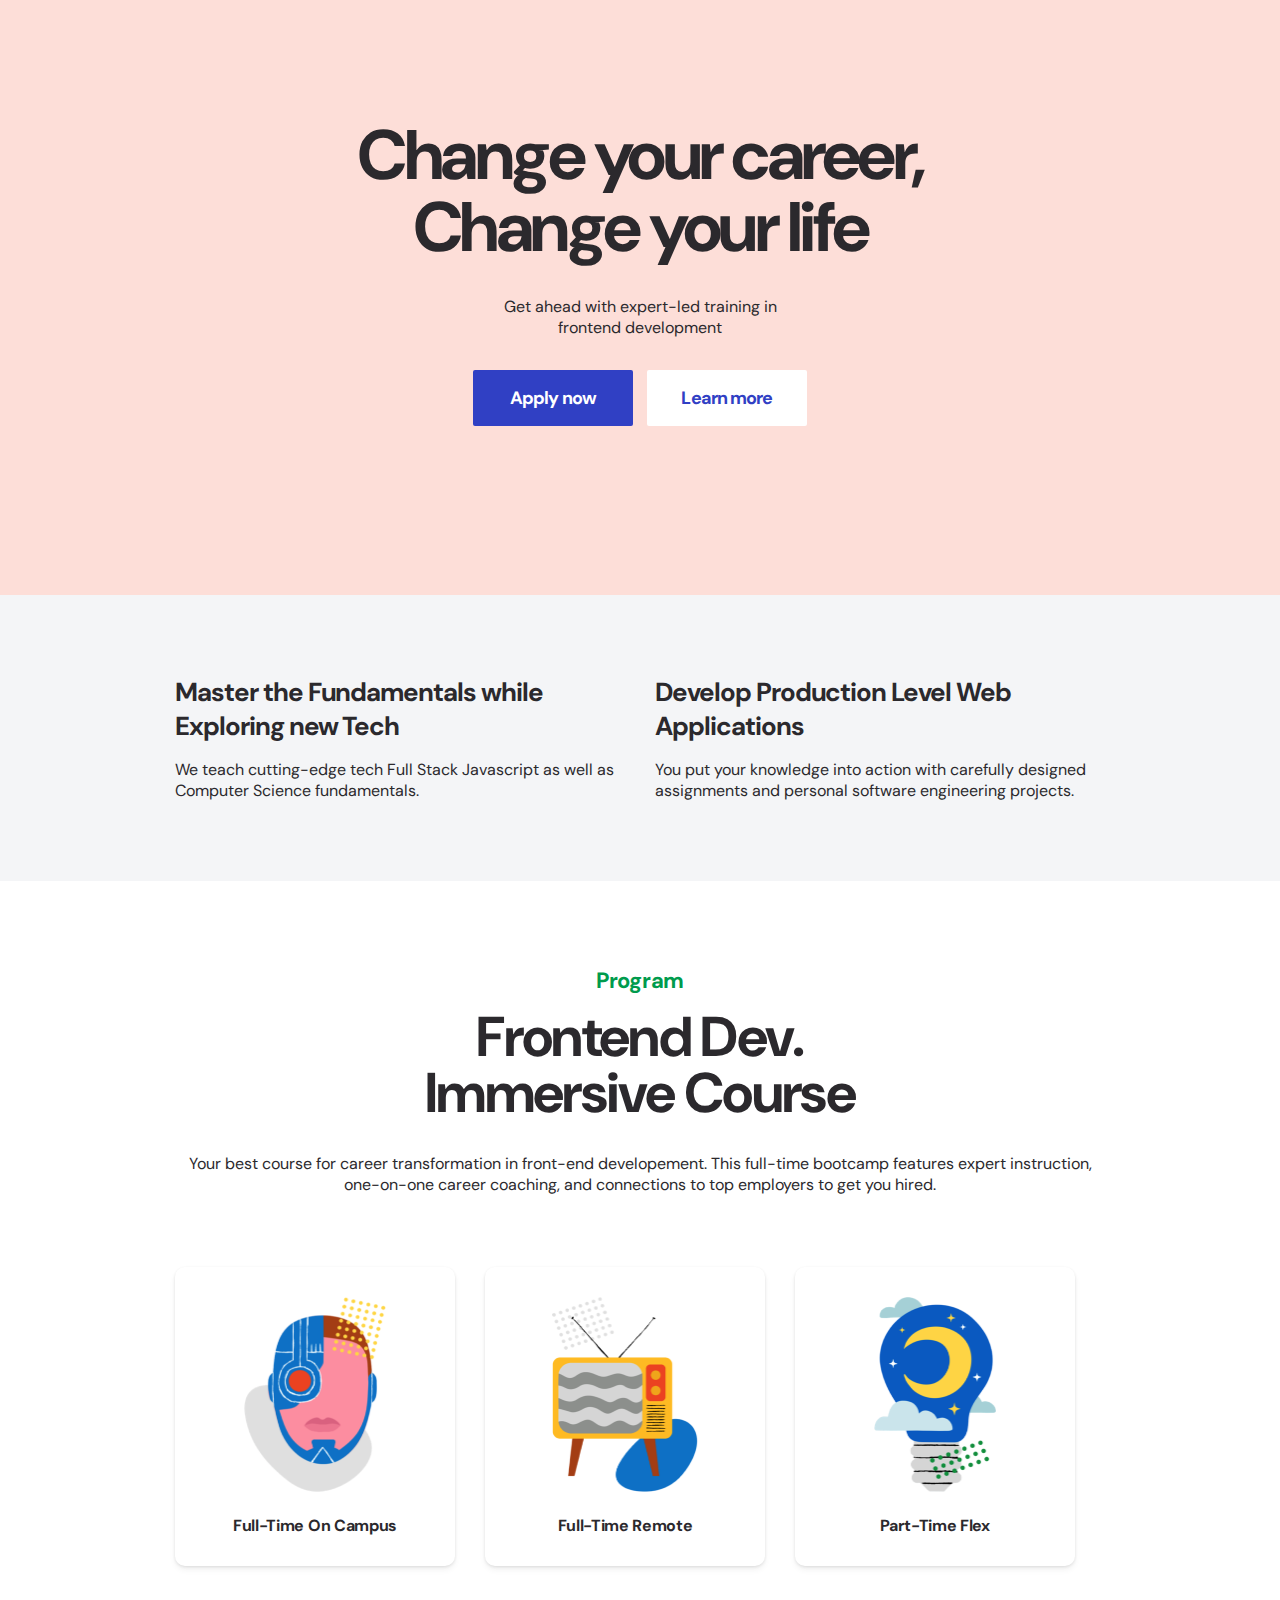
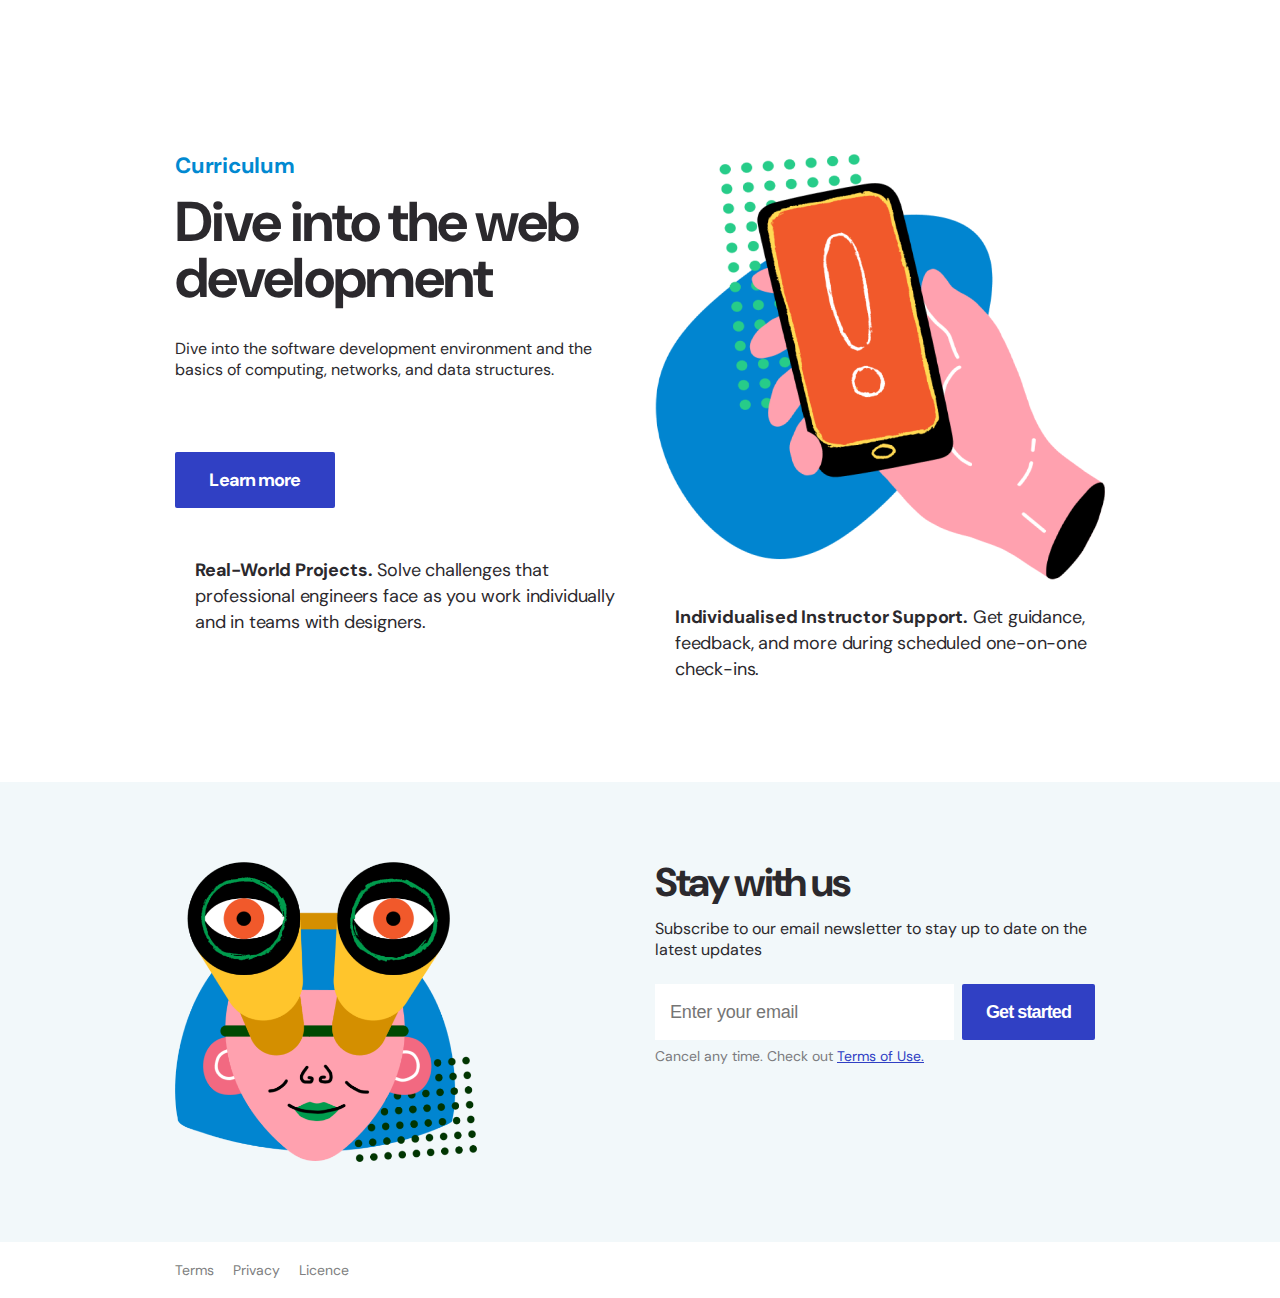
<file: index.html>
<!DOCTYPE html>
<html lang="en">
<head>
  <meta charset="UTF-8">
  <meta name="viewport" content="width=device-width, initial-scale=1.0">
  <link rel="stylesheet" href="grid.min.css">
  <link rel="stylesheet" href="style.css">
  <link href="https://fonts.googleapis.com/css2?family=DM+Sans:wght@400;700&display=swap" rel="stylesheet">
  <title>final-project</title>
</head>
<body>
  <section class="landing">
    <div class="container">
      <div class="row">
        <div class="col-12">
          <div class="landing__content">
            <h1 class="landing__title">
              Change your career,
              <br />
              Change your life
            </h1>
            <p class="description">
              Get ahead with expert-led training in 
              <br />
              frontend development
            </p>
          </div>
          <div class="button__group">
            <a href="#" class="fill__button">
              Apply now
            </a>
            <a href="#" class="fill__button__inverted">
              Learn more
            </a>
          </div>
      </div>
    </div>
  </section>

  <section class="service">
    <div class="container">
      <div class="row">
        <div class="col-12 col-md-6">
            <h1 class="service__title">
              Master the Fundamentals while Exploring new Tech
            </h1>
            <p class="description">
              We teach cutting-edge tech Full Stack Javascript 
              as well as Computer Science fundamentals. 
            </p>
          </div>
          <div class="col-12 col-md-6">
            <h1 class="service__title">
              Develop Production Level Web Applications
            </h1>
            <p class="description">
              You put your knowledge into action with carefully designed 
              assignments and personal software engineering projects.
            </p>
          </div>
        </div>
      </div>
  </section>

  <section class="program">
    <div class="container">
      <div class="row">
        <div class="col-12">
          <div class="program__content">
            <strong class="category">
              Program
            </strong>
            <h1 class="program__title">
              Frontend Dev.
              <br />
              Immersive Course
            </h1>
            <p class="description">
              Your best course for career transformation in 
              front-end developement. This full-time bootcamp 
              features expert instruction, one-on-one career coaching, 
              and connections to top employers to get you hired.
            </p>
            <div class="program__img__group">
              <div class="program__img">
                <img src="assets/img-fulltime-campus.png" alt="fulltime-campus">
                <p class="program__img__title">
                  Full-Time On Campus
                </p>
              </div>
              <div class="program__img">
                <img src="assets/img-fulltime-remote.png" alt="fulltime-remote">
                <p class="program__img__title">
                  Full-Time Remote
                </p>
              </div>
               <div class="program__img">
                <img src="assets/img-parttime-flex.png" alt="parttime-flex">
                <p class="program__img__title">
                  Part-Time Flex
                </p>
              </div>
            </div>
          </div>
        </div>
      </div>
    </div>
  </section>

  <section class="curriculum">
    <div class="container">
      <div class="row">
        <div class="col-12 col-md-6">
          <strong class="category">
            Curriculum
          </strong>
          <h1 class="curriculum__title">
            Dive into the web development
          </h1>
          <p class="description">
            Dive into the software development environment 
            and the basics of computing, networks, and data structures.
          </p>
          <div class="button__group">
            <a href="#" class="fill__button">
              Learn more
            </a>
          </div>
          <p class="curriculum__details">
            <b>Real-World Projects.</b> Solve challenges that professional 
            engineers face as you work individually and in 
            teams with designers.
          </p>
        </div>
        <div class="col-12 col-md-6">
          <img src="assets/img-curriculum.png" alt="curriculum">
          <p class="curriculum__details">
            <b>Individualised Instructor Support.</b>
            Get guidance, feedback, and more during scheduled 
            one-on-one check-ins.
          </p>
        </div>
      </div>
    </div>
  </section>

  <section class="subscription">
    <div class="container">
      <div class="row">
        <div class="col-12 col-md-6">
          <img src="assets/img-banner.png" alt="subscription-banner">
        </div>
        <div class="col-12 col-md-6">
          <h1 class="subscription__title">
            Stay with us
          </h1>
          <p class="description">
            Subscribe to our email 
            newsletter to stay up to date on the latest updates
          </p>
          <form class="subcription__button">
            <input type="email" placeholder="Enter your email" class="subscription__email"/>
            <input type="button" value="Get started" class="fill__button"/>
          </form>
          <p class="subcription__misc">
            Cancel any time. Check out 
            <a href="#">
              Terms of Use.
            </a>
          </p>
        </div>
      </div>
    </div>
  </section>

  <section class="footer">
    <div class="container">
      <div class="row">
        <div class="col-12">
          <a href="#" class="footer-link">
            Terms
          </a>
          <a href="#" class="footer-link">
            Privacy
          </a>
          <a href="#" class="footer-link">
            Licence
          </a>
        </div>
      </div>
    </div>
  </section>
  
</body>
</html>
</file>
<file: style.css>
* {
  box-sizing: border-box;
  margin: 0;
}

body {
  font-family: 'DM Sans', sans-serif;
  color: #2B292D;
}

input,
button {
  background-color: transparent;
  border: none;
  font-size: 18px;
  line-height: 1.3333333333;
  letter-spacing: -0.01em;
}

a {
  color: inherit;
  text-decoration: none;
}


/* 공통요소 */
.category {
  display: block;
  margin-bottom: 16px;
  font-size: 22px;
  font-weight: 700;
  line-height: 1.0909090909;
  letter-spacing: -0.01em;
}. 

.description {
  font-size: 22px;
  font-weight: 400;
  line-height: 1.4545454545;
  letter-spacing: -0.01em;
}

.fill__button {
  display: inline-flex;
  justify-content: center;
  align-items: center;
  width: 160px;
  height: 56px;
  background-color: #3040C4;
  color: #fff;
  font-weight: 700;
  font-size: 18px;
  line-height: 1.5555555556;
  letter-spacing: -0.05em;
  border-radius: 2px;
}

.fill__button__inverted {
  display: inline-flex;
  justify-content: center;
  align-items: center;
  width: 160px;
  height: 56px;
  background-color: #fff;
  color: #3040C4;
  font-weight: 700;
  font-size: 18px;
  line-height: 1.5555555556;
  letter-spacing: -0.05em;
  border-radius: 2px;
}


                                            /* WEB */

                      
/* Landing section */
.landing {
  background-color: #FDDED8;
  text-align: center;
  padding: 120px 0;
}

.landing__title {
  font-size: 70px;
  font-weight: 700;
  line-height: 1.0285714286;
  letter-spacing: -0.05em;
  margin-bottom: 32px;
}

.landing__content .description {
  margin-bottom: 32px;
}

.fill__button {
  margin-right: 10px;
}


/* Service section */
.service {
  background-color: #F4F5F7;
  padding: 80px 0;
  margin: auto;

}

.service__title {
  font-size: 26px;
  font-weight: 700;
  line-height: 1.3076923077;
  letter-spacing: -0.04em;
  margin-bottom: 16px;
}

.col-12 .col-md-6:first-child {
  padding-right: 110px;
} 


/* Program section */
.program {
  text-align: center;
  padding: 88px 0;
}

.program__content .category {
  color:#009B4D;
}

.program__title {
  font-size: 56px;
  font-weight: 700;
  line-height: 1;
  letter-spacing: -0.03em;
  margin-bottom: 32px;
}

.program__content .description {
  margin-bottom: 72px;
}

.program__img__group {
  display: flex;
  justify-content: center;
  align-items: center;
}

.program__img {
  display: flex;
  flex-direction: column;
  justify-content: center;
  align-items: center;
  width: 290px;
  height: 299px;
  border-radius: 10px;
  margin-right: 30px;
  box-shadow: 0px 4px 6px rgba(0, 0, 0, 0.05), 0px 1px
              3px rgba(0, 0, 0, 0.1), inset 0px 1px 0px 
              rgba(225, 225, 225, 0.01);
}

.program__img:hover {
  background-color: #3040C4;
  color: #fff;
}

.program__img img {
  display: block;
  width: auto;
  height: 195px;
  margin-bottom: 24px;
}

.program__img__title {
  font-size: 20;
  font-weight: 700;
  line-height: 1.2;
  letter-spacing: -0.02em;
}

/* Curriculum section */
.curriculum {
  margin: 100px 0;
}
.curriculum .category {
  color:#0189D1;
}

.curriculum__title {
  font-size: 56px;
  font-weight: 700;
  line-height: 1;
  letter-spacing: -0.03em;
  margin-bottom: 32px;
}

.curriculum .description {
  margin-bottom: 72px;
}

.button__group {
  margin-bottom: 45px;
}

.curriculum img {
  display: block;
  width: 450px;
  height: 450px;
  padding-bottom: 24px;
}

.curriculum__details {
  width: 450px;
  margin-left: 20px;
  margin-right: 20px;
  font-size: 18px;
  line-height: 1.4444444444;
  letter-spacing: -0.01em;
}


/* Subscription section */
.subscription {
  background-color: #F2F8FA;
  padding: 80px 0;
}

.subscription img {
  display: block;
  width: auto;
  height: 300px;
}

.subscription__title {
  font-size: 40px;
  font-weight: 700;
  line-height: 1;
  letter-spacing: -0.05em;
  margin-bottom: 16px;
}

.subscription .description {
  margin-bottom: 24px;
}

.subcription__button {
  display: flex;
  justify-content: center;
  align-self: center;
}

.subscription__email {
  width: 362px;
  height: 56px;
  background-color: #fff;
  color: #7B7B7E;
  padding-left: 15px;
  margin-right: 8px;
}

.fill__button {
  margin-bottom: 4px;
}

.subcription__misc {
  font-size: 14px;
  line-height: 1.7142857143;
  color:#7B7B7E;
}

.subcription__misc a {
  text-decoration: underline;
  color: #3040C4;
}

/* Footer section */
.footer {
  margin: 16px 0;
}

.footer-link {
  font-size: 14px;
  line-height: 1.7142857143;
  color: #807F81;
  margin-right: 15px;
}


                                            /* MOBILE */

@media screen and (max-width: 760px) {

  /* 공통요소 */

  .fill__button {
    display: inline-flex;
    justify-content: center;
    align-items: center;
    width: 140px;
    height: 48px;
    background-color: #3040C4;
    color: #fff;
    font-weight: 700;
    font-size: 15px;
    line-height: 1.6;
    letter-spacing: -0.05em;
    border-radius: 2px;
  }
  
  .fill__button__inverted {
    display: inline-flex;
    justify-content: center;
    align-items: center;
    width: 140px;
    height: 48px;
    background-color: #fff;
    color: #3040C4;
    font-weight: 700;
    font-size: 15px;
    line-height: 1.6;
    letter-spacing: -0.05em;
    border-radius: 2px;
  }
  
  .description {
    font-size: 16px;
    font-weight: 400;
    line-height: 1.375;
  }

  .category {
    display: block;
    margin-bottom: 8px;
    font-size: 16px;
    font-weight: 700;
    line-height: 1.5;
    letter-spacing: -0.01em;
  }


  /* Landing section */
  .landing__title {
    font-size: 40px;
    font-weight: 700;
    line-height: 1;
    margin-bottom: 24px;
  }

  .button__group {
    display: flex;
    justify-content: center;
  }
  
  .landing__content .description {
    margin-bottom: 24px;
  }
  

  /* Service section */
  .service__title {
    font-size: 22px;
    font-weight: 700;
    line-height: 1.3636363636;
    margin-bottom: 16px;
  }

  .service .description {
    margin-bottom: 40px;
  }


  /* Program section */
  .program {
    text-align: left;
    padding: 88px 0;
  }

  .program__title {
    font-size: 34px;
    font-weight: 700;
    line-height: 1.0588235294;
    letter-spacing: -0.03em;
    margin-bottom: 24px;
  }

  .program__img__group {
    display:flex;
    flex-wrap: wrap;
    justify-content: center;
    align-self: center;

  }

  .program__img {
    display:block;
    margin: auto;
    text-align: center;
    margin-bottom: 20px;
  }

  .program__img img {
    width: auto;
    height: 195px;
    margin: 40px auto;
    margin-bottom: 16px;
  }


  /* Curriculum Section */
  .curriculum__title {
  font-size: 34px;
  font-weight: 700;
  line-height: 1.0588235294;
  letter-spacing: -0.03em;
  margin-bottom: 16px;
  }

  .curriculum .description {
    margin-bottom: 32px;
  }
  
  .curriculum .button__group {
    display: block;
    text-emphasis: left;
    margin-bottom: 48px;
  }

  .curriculum img {
    display: none;
  }

  .curriculum__details {
    width: 100%;
    margin-left:0;
    margin-right:0;
    margin-bottom: 40px;
    font-size: 15px;
    line-height: 1.4666666667;
    letter-spacing: -0.01em;
  }


    /* Subscription Section */
    .subscription img {
      display: block;
      width: auto;
      height: 240px;
      margin: auto;
      margin-bottom: 16px;
    }

    .subscription__title {
      text-align: center;
      font-size: 32px;
      font-weight: 700;
      margin: 16px 0;
    }

    .subcription__button {
      display: block;
    }
    
    .subscription__email {
      width: 290px;
      height: 48px;
      background-color: #fff;
      color: #7B7B7E;
      padding-left: 15px;
      margin-bottom: 8px;
    }
    
    .subscription .fill__button {
      width: 100%;
      margin-bottom: 8px;
    }

    .subcription__misc {
      text-align: center;
      font-size: 13px;
      line-height: 1.5384615385;
      color:#7B7B7E;
    }
    
    .subcription__misc a {
      text-decoration: underline;
      color: #3040C4;
    }

    /* Footer section */
    .footer {
      margin: 24px 15px;
    }

    .footer-link {
      display: block;
      margin-bottom: 8px;
    }
}


/* Custom Grid System */
@media screen and (min-width: 1200px) {
  .container {
      max-width: 960px !important;
  }
}
</file>
<file: grid.min.css>
.sr-only{position:absolute;width:1px;height:1px;padding:0;margin:-1px;overflow:hidden;clip:rect(0, 0, 0, 0);white-space:nowrap;border:0}.sr-only-focusable:active,.sr-only-focusable:focus{position:static;width:auto;height:auto;overflow:visible;clip:auto;white-space:normal}/*!
 * Bootstrap Grid v4.4.1 (https://getbootstrap.com/)
 * Copyright 2011-2019 The Bootstrap Authors
 * Copyright 2011-2019 Twitter, Inc.
 * Licensed under MIT (https://github.com/twbs/bootstrap/blob/master/LICENSE)
 */html{-webkit-box-sizing:border-box;box-sizing:border-box;-ms-overflow-style:scrollbar}*,*::before,*::after{-webkit-box-sizing:inherit;box-sizing:inherit}.container{width:100%;padding-right:15px;padding-left:15px;margin-right:auto;margin-left:auto}@media (min-width: 576px){.container{max-width:540px}}@media (min-width: 768px){.container{max-width:720px}}@media (min-width: 992px){.container{max-width:960px}}@media (min-width: 1200px){.container{max-width:1140px}}.container-fluid,.container-sm,.container-md,.container-lg,.container-xl{width:100%;padding-right:15px;padding-left:15px;margin-right:auto;margin-left:auto}@media (min-width: 576px){.container,.container-sm{max-width:540px}}@media (min-width: 768px){.container,.container-sm,.container-md{max-width:720px}}@media (min-width: 992px){.container,.container-sm,.container-md,.container-lg{max-width:960px}}@media (min-width: 1200px){.container,.container-sm,.container-md,.container-lg,.container-xl{max-width:1140px}}.row{display:-webkit-box;display:-ms-flexbox;display:flex;-ms-flex-wrap:wrap;flex-wrap:wrap;margin-right:-15px;margin-left:-15px}.no-gutters{margin-right:0;margin-left:0}.no-gutters>.col,.no-gutters>[class*="col-"]{padding-right:0;padding-left:0}.col-1,.col-2,.col-3,.col-4,.col-5,.col-6,.col-7,.col-8,.col-9,.col-10,.col-11,.col-12,.col,.col-auto,.col-sm-1,.col-sm-2,.col-sm-3,.col-sm-4,.col-sm-5,.col-sm-6,.col-sm-7,.col-sm-8,.col-sm-9,.col-sm-10,.col-sm-11,.col-sm-12,.col-sm,.col-sm-auto,.col-md-1,.col-md-2,.col-md-3,.col-md-4,.col-md-5,.col-md-6,.col-md-7,.col-md-8,.col-md-9,.col-md-10,.col-md-11,.col-md-12,.col-md,.col-md-auto,.col-lg-1,.col-lg-2,.col-lg-3,.col-lg-4,.col-lg-5,.col-lg-6,.col-lg-7,.col-lg-8,.col-lg-9,.col-lg-10,.col-lg-11,.col-lg-12,.col-lg,.col-lg-auto,.col-xl-1,.col-xl-2,.col-xl-3,.col-xl-4,.col-xl-5,.col-xl-6,.col-xl-7,.col-xl-8,.col-xl-9,.col-xl-10,.col-xl-11,.col-xl-12,.col-xl,.col-xl-auto{position:relative;width:100%;padding-right:15px;padding-left:15px}.col{-ms-flex-preferred-size:0;flex-basis:0;-webkit-box-flex:1;-ms-flex-positive:1;flex-grow:1;max-width:100%}.row-cols-1>*{-webkit-box-flex:0;-ms-flex:0 0 100%;flex:0 0 100%;max-width:100%}.row-cols-2>*{-webkit-box-flex:0;-ms-flex:0 0 50%;flex:0 0 50%;max-width:50%}.row-cols-3>*{-webkit-box-flex:0;-ms-flex:0 0 33.3333333333%;flex:0 0 33.3333333333%;max-width:33.3333333333%}.row-cols-4>*{-webkit-box-flex:0;-ms-flex:0 0 25%;flex:0 0 25%;max-width:25%}.row-cols-5>*{-webkit-box-flex:0;-ms-flex:0 0 20%;flex:0 0 20%;max-width:20%}.row-cols-6>*{-webkit-box-flex:0;-ms-flex:0 0 16.6666666667%;flex:0 0 16.6666666667%;max-width:16.6666666667%}.col-auto{-webkit-box-flex:0;-ms-flex:0 0 auto;flex:0 0 auto;width:auto;max-width:100%}.col-1{-webkit-box-flex:0;-ms-flex:0 0 8.3333333333%;flex:0 0 8.3333333333%;max-width:8.3333333333%}.col-2{-webkit-box-flex:0;-ms-flex:0 0 16.6666666667%;flex:0 0 16.6666666667%;max-width:16.6666666667%}.col-3{-webkit-box-flex:0;-ms-flex:0 0 25%;flex:0 0 25%;max-width:25%}.col-4{-webkit-box-flex:0;-ms-flex:0 0 33.3333333333%;flex:0 0 33.3333333333%;max-width:33.3333333333%}.col-5{-webkit-box-flex:0;-ms-flex:0 0 41.6666666667%;flex:0 0 41.6666666667%;max-width:41.6666666667%}.col-6{-webkit-box-flex:0;-ms-flex:0 0 50%;flex:0 0 50%;max-width:50%}.col-7{-webkit-box-flex:0;-ms-flex:0 0 58.3333333333%;flex:0 0 58.3333333333%;max-width:58.3333333333%}.col-8{-webkit-box-flex:0;-ms-flex:0 0 66.6666666667%;flex:0 0 66.6666666667%;max-width:66.6666666667%}.col-9{-webkit-box-flex:0;-ms-flex:0 0 75%;flex:0 0 75%;max-width:75%}.col-10{-webkit-box-flex:0;-ms-flex:0 0 83.3333333333%;flex:0 0 83.3333333333%;max-width:83.3333333333%}.col-11{-webkit-box-flex:0;-ms-flex:0 0 91.6666666667%;flex:0 0 91.6666666667%;max-width:91.6666666667%}.col-12{-webkit-box-flex:0;-ms-flex:0 0 100%;flex:0 0 100%;max-width:100%}.order-first{-webkit-box-ordinal-group:0;-ms-flex-order:-1;order:-1}.order-last{-webkit-box-ordinal-group:14;-ms-flex-order:13;order:13}.order-0{-webkit-box-ordinal-group:1;-ms-flex-order:0;order:0}.order-1{-webkit-box-ordinal-group:2;-ms-flex-order:1;order:1}.order-2{-webkit-box-ordinal-group:3;-ms-flex-order:2;order:2}.order-3{-webkit-box-ordinal-group:4;-ms-flex-order:3;order:3}.order-4{-webkit-box-ordinal-group:5;-ms-flex-order:4;order:4}.order-5{-webkit-box-ordinal-group:6;-ms-flex-order:5;order:5}.order-6{-webkit-box-ordinal-group:7;-ms-flex-order:6;order:6}.order-7{-webkit-box-ordinal-group:8;-ms-flex-order:7;order:7}.order-8{-webkit-box-ordinal-group:9;-ms-flex-order:8;order:8}.order-9{-webkit-box-ordinal-group:10;-ms-flex-order:9;order:9}.order-10{-webkit-box-ordinal-group:11;-ms-flex-order:10;order:10}.order-11{-webkit-box-ordinal-group:12;-ms-flex-order:11;order:11}.order-12{-webkit-box-ordinal-group:13;-ms-flex-order:12;order:12}.offset-1{margin-left:8.3333333333%}.offset-2{margin-left:16.6666666667%}.offset-3{margin-left:25%}.offset-4{margin-left:33.3333333333%}.offset-5{margin-left:41.6666666667%}.offset-6{margin-left:50%}.offset-7{margin-left:58.3333333333%}.offset-8{margin-left:66.6666666667%}.offset-9{margin-left:75%}.offset-10{margin-left:83.3333333333%}.offset-11{margin-left:91.6666666667%}@media (min-width: 576px){.col-sm{-ms-flex-preferred-size:0;flex-basis:0;-webkit-box-flex:1;-ms-flex-positive:1;flex-grow:1;max-width:100%}.row-cols-sm-1>*{-webkit-box-flex:0;-ms-flex:0 0 100%;flex:0 0 100%;max-width:100%}.row-cols-sm-2>*{-webkit-box-flex:0;-ms-flex:0 0 50%;flex:0 0 50%;max-width:50%}.row-cols-sm-3>*{-webkit-box-flex:0;-ms-flex:0 0 33.3333333333%;flex:0 0 33.3333333333%;max-width:33.3333333333%}.row-cols-sm-4>*{-webkit-box-flex:0;-ms-flex:0 0 25%;flex:0 0 25%;max-width:25%}.row-cols-sm-5>*{-webkit-box-flex:0;-ms-flex:0 0 20%;flex:0 0 20%;max-width:20%}.row-cols-sm-6>*{-webkit-box-flex:0;-ms-flex:0 0 16.6666666667%;flex:0 0 16.6666666667%;max-width:16.6666666667%}.col-sm-auto{-webkit-box-flex:0;-ms-flex:0 0 auto;flex:0 0 auto;width:auto;max-width:100%}.col-sm-1{-webkit-box-flex:0;-ms-flex:0 0 8.3333333333%;flex:0 0 8.3333333333%;max-width:8.3333333333%}.col-sm-2{-webkit-box-flex:0;-ms-flex:0 0 16.6666666667%;flex:0 0 16.6666666667%;max-width:16.6666666667%}.col-sm-3{-webkit-box-flex:0;-ms-flex:0 0 25%;flex:0 0 25%;max-width:25%}.col-sm-4{-webkit-box-flex:0;-ms-flex:0 0 33.3333333333%;flex:0 0 33.3333333333%;max-width:33.3333333333%}.col-sm-5{-webkit-box-flex:0;-ms-flex:0 0 41.6666666667%;flex:0 0 41.6666666667%;max-width:41.6666666667%}.col-sm-6{-webkit-box-flex:0;-ms-flex:0 0 50%;flex:0 0 50%;max-width:50%}.col-sm-7{-webkit-box-flex:0;-ms-flex:0 0 58.3333333333%;flex:0 0 58.3333333333%;max-width:58.3333333333%}.col-sm-8{-webkit-box-flex:0;-ms-flex:0 0 66.6666666667%;flex:0 0 66.6666666667%;max-width:66.6666666667%}.col-sm-9{-webkit-box-flex:0;-ms-flex:0 0 75%;flex:0 0 75%;max-width:75%}.col-sm-10{-webkit-box-flex:0;-ms-flex:0 0 83.3333333333%;flex:0 0 83.3333333333%;max-width:83.3333333333%}.col-sm-11{-webkit-box-flex:0;-ms-flex:0 0 91.6666666667%;flex:0 0 91.6666666667%;max-width:91.6666666667%}.col-sm-12{-webkit-box-flex:0;-ms-flex:0 0 100%;flex:0 0 100%;max-width:100%}.order-sm-first{-webkit-box-ordinal-group:0;-ms-flex-order:-1;order:-1}.order-sm-last{-webkit-box-ordinal-group:14;-ms-flex-order:13;order:13}.order-sm-0{-webkit-box-ordinal-group:1;-ms-flex-order:0;order:0}.order-sm-1{-webkit-box-ordinal-group:2;-ms-flex-order:1;order:1}.order-sm-2{-webkit-box-ordinal-group:3;-ms-flex-order:2;order:2}.order-sm-3{-webkit-box-ordinal-group:4;-ms-flex-order:3;order:3}.order-sm-4{-webkit-box-ordinal-group:5;-ms-flex-order:4;order:4}.order-sm-5{-webkit-box-ordinal-group:6;-ms-flex-order:5;order:5}.order-sm-6{-webkit-box-ordinal-group:7;-ms-flex-order:6;order:6}.order-sm-7{-webkit-box-ordinal-group:8;-ms-flex-order:7;order:7}.order-sm-8{-webkit-box-ordinal-group:9;-ms-flex-order:8;order:8}.order-sm-9{-webkit-box-ordinal-group:10;-ms-flex-order:9;order:9}.order-sm-10{-webkit-box-ordinal-group:11;-ms-flex-order:10;order:10}.order-sm-11{-webkit-box-ordinal-group:12;-ms-flex-order:11;order:11}.order-sm-12{-webkit-box-ordinal-group:13;-ms-flex-order:12;order:12}.offset-sm-0{margin-left:0}.offset-sm-1{margin-left:8.3333333333%}.offset-sm-2{margin-left:16.6666666667%}.offset-sm-3{margin-left:25%}.offset-sm-4{margin-left:33.3333333333%}.offset-sm-5{margin-left:41.6666666667%}.offset-sm-6{margin-left:50%}.offset-sm-7{margin-left:58.3333333333%}.offset-sm-8{margin-left:66.6666666667%}.offset-sm-9{margin-left:75%}.offset-sm-10{margin-left:83.3333333333%}.offset-sm-11{margin-left:91.6666666667%}}@media (min-width: 768px){.col-md{-ms-flex-preferred-size:0;flex-basis:0;-webkit-box-flex:1;-ms-flex-positive:1;flex-grow:1;max-width:100%}.row-cols-md-1>*{-webkit-box-flex:0;-ms-flex:0 0 100%;flex:0 0 100%;max-width:100%}.row-cols-md-2>*{-webkit-box-flex:0;-ms-flex:0 0 50%;flex:0 0 50%;max-width:50%}.row-cols-md-3>*{-webkit-box-flex:0;-ms-flex:0 0 33.3333333333%;flex:0 0 33.3333333333%;max-width:33.3333333333%}.row-cols-md-4>*{-webkit-box-flex:0;-ms-flex:0 0 25%;flex:0 0 25%;max-width:25%}.row-cols-md-5>*{-webkit-box-flex:0;-ms-flex:0 0 20%;flex:0 0 20%;max-width:20%}.row-cols-md-6>*{-webkit-box-flex:0;-ms-flex:0 0 16.6666666667%;flex:0 0 16.6666666667%;max-width:16.6666666667%}.col-md-auto{-webkit-box-flex:0;-ms-flex:0 0 auto;flex:0 0 auto;width:auto;max-width:100%}.col-md-1{-webkit-box-flex:0;-ms-flex:0 0 8.3333333333%;flex:0 0 8.3333333333%;max-width:8.3333333333%}.col-md-2{-webkit-box-flex:0;-ms-flex:0 0 16.6666666667%;flex:0 0 16.6666666667%;max-width:16.6666666667%}.col-md-3{-webkit-box-flex:0;-ms-flex:0 0 25%;flex:0 0 25%;max-width:25%}.col-md-4{-webkit-box-flex:0;-ms-flex:0 0 33.3333333333%;flex:0 0 33.3333333333%;max-width:33.3333333333%}.col-md-5{-webkit-box-flex:0;-ms-flex:0 0 41.6666666667%;flex:0 0 41.6666666667%;max-width:41.6666666667%}.col-md-6{-webkit-box-flex:0;-ms-flex:0 0 50%;flex:0 0 50%;max-width:50%}.col-md-7{-webkit-box-flex:0;-ms-flex:0 0 58.3333333333%;flex:0 0 58.3333333333%;max-width:58.3333333333%}.col-md-8{-webkit-box-flex:0;-ms-flex:0 0 66.6666666667%;flex:0 0 66.6666666667%;max-width:66.6666666667%}.col-md-9{-webkit-box-flex:0;-ms-flex:0 0 75%;flex:0 0 75%;max-width:75%}.col-md-10{-webkit-box-flex:0;-ms-flex:0 0 83.3333333333%;flex:0 0 83.3333333333%;max-width:83.3333333333%}.col-md-11{-webkit-box-flex:0;-ms-flex:0 0 91.6666666667%;flex:0 0 91.6666666667%;max-width:91.6666666667%}.col-md-12{-webkit-box-flex:0;-ms-flex:0 0 100%;flex:0 0 100%;max-width:100%}.order-md-first{-webkit-box-ordinal-group:0;-ms-flex-order:-1;order:-1}.order-md-last{-webkit-box-ordinal-group:14;-ms-flex-order:13;order:13}.order-md-0{-webkit-box-ordinal-group:1;-ms-flex-order:0;order:0}.order-md-1{-webkit-box-ordinal-group:2;-ms-flex-order:1;order:1}.order-md-2{-webkit-box-ordinal-group:3;-ms-flex-order:2;order:2}.order-md-3{-webkit-box-ordinal-group:4;-ms-flex-order:3;order:3}.order-md-4{-webkit-box-ordinal-group:5;-ms-flex-order:4;order:4}.order-md-5{-webkit-box-ordinal-group:6;-ms-flex-order:5;order:5}.order-md-6{-webkit-box-ordinal-group:7;-ms-flex-order:6;order:6}.order-md-7{-webkit-box-ordinal-group:8;-ms-flex-order:7;order:7}.order-md-8{-webkit-box-ordinal-group:9;-ms-flex-order:8;order:8}.order-md-9{-webkit-box-ordinal-group:10;-ms-flex-order:9;order:9}.order-md-10{-webkit-box-ordinal-group:11;-ms-flex-order:10;order:10}.order-md-11{-webkit-box-ordinal-group:12;-ms-flex-order:11;order:11}.order-md-12{-webkit-box-ordinal-group:13;-ms-flex-order:12;order:12}.offset-md-0{margin-left:0}.offset-md-1{margin-left:8.3333333333%}.offset-md-2{margin-left:16.6666666667%}.offset-md-3{margin-left:25%}.offset-md-4{margin-left:33.3333333333%}.offset-md-5{margin-left:41.6666666667%}.offset-md-6{margin-left:50%}.offset-md-7{margin-left:58.3333333333%}.offset-md-8{margin-left:66.6666666667%}.offset-md-9{margin-left:75%}.offset-md-10{margin-left:83.3333333333%}.offset-md-11{margin-left:91.6666666667%}}@media (min-width: 992px){.col-lg{-ms-flex-preferred-size:0;flex-basis:0;-webkit-box-flex:1;-ms-flex-positive:1;flex-grow:1;max-width:100%}.row-cols-lg-1>*{-webkit-box-flex:0;-ms-flex:0 0 100%;flex:0 0 100%;max-width:100%}.row-cols-lg-2>*{-webkit-box-flex:0;-ms-flex:0 0 50%;flex:0 0 50%;max-width:50%}.row-cols-lg-3>*{-webkit-box-flex:0;-ms-flex:0 0 33.3333333333%;flex:0 0 33.3333333333%;max-width:33.3333333333%}.row-cols-lg-4>*{-webkit-box-flex:0;-ms-flex:0 0 25%;flex:0 0 25%;max-width:25%}.row-cols-lg-5>*{-webkit-box-flex:0;-ms-flex:0 0 20%;flex:0 0 20%;max-width:20%}.row-cols-lg-6>*{-webkit-box-flex:0;-ms-flex:0 0 16.6666666667%;flex:0 0 16.6666666667%;max-width:16.6666666667%}.col-lg-auto{-webkit-box-flex:0;-ms-flex:0 0 auto;flex:0 0 auto;width:auto;max-width:100%}.col-lg-1{-webkit-box-flex:0;-ms-flex:0 0 8.3333333333%;flex:0 0 8.3333333333%;max-width:8.3333333333%}.col-lg-2{-webkit-box-flex:0;-ms-flex:0 0 16.6666666667%;flex:0 0 16.6666666667%;max-width:16.6666666667%}.col-lg-3{-webkit-box-flex:0;-ms-flex:0 0 25%;flex:0 0 25%;max-width:25%}.col-lg-4{-webkit-box-flex:0;-ms-flex:0 0 33.3333333333%;flex:0 0 33.3333333333%;max-width:33.3333333333%}.col-lg-5{-webkit-box-flex:0;-ms-flex:0 0 41.6666666667%;flex:0 0 41.6666666667%;max-width:41.6666666667%}.col-lg-6{-webkit-box-flex:0;-ms-flex:0 0 50%;flex:0 0 50%;max-width:50%}.col-lg-7{-webkit-box-flex:0;-ms-flex:0 0 58.3333333333%;flex:0 0 58.3333333333%;max-width:58.3333333333%}.col-lg-8{-webkit-box-flex:0;-ms-flex:0 0 66.6666666667%;flex:0 0 66.6666666667%;max-width:66.6666666667%}.col-lg-9{-webkit-box-flex:0;-ms-flex:0 0 75%;flex:0 0 75%;max-width:75%}.col-lg-10{-webkit-box-flex:0;-ms-flex:0 0 83.3333333333%;flex:0 0 83.3333333333%;max-width:83.3333333333%}.col-lg-11{-webkit-box-flex:0;-ms-flex:0 0 91.6666666667%;flex:0 0 91.6666666667%;max-width:91.6666666667%}.col-lg-12{-webkit-box-flex:0;-ms-flex:0 0 100%;flex:0 0 100%;max-width:100%}.order-lg-first{-webkit-box-ordinal-group:0;-ms-flex-order:-1;order:-1}.order-lg-last{-webkit-box-ordinal-group:14;-ms-flex-order:13;order:13}.order-lg-0{-webkit-box-ordinal-group:1;-ms-flex-order:0;order:0}.order-lg-1{-webkit-box-ordinal-group:2;-ms-flex-order:1;order:1}.order-lg-2{-webkit-box-ordinal-group:3;-ms-flex-order:2;order:2}.order-lg-3{-webkit-box-ordinal-group:4;-ms-flex-order:3;order:3}.order-lg-4{-webkit-box-ordinal-group:5;-ms-flex-order:4;order:4}.order-lg-5{-webkit-box-ordinal-group:6;-ms-flex-order:5;order:5}.order-lg-6{-webkit-box-ordinal-group:7;-ms-flex-order:6;order:6}.order-lg-7{-webkit-box-ordinal-group:8;-ms-flex-order:7;order:7}.order-lg-8{-webkit-box-ordinal-group:9;-ms-flex-order:8;order:8}.order-lg-9{-webkit-box-ordinal-group:10;-ms-flex-order:9;order:9}.order-lg-10{-webkit-box-ordinal-group:11;-ms-flex-order:10;order:10}.order-lg-11{-webkit-box-ordinal-group:12;-ms-flex-order:11;order:11}.order-lg-12{-webkit-box-ordinal-group:13;-ms-flex-order:12;order:12}.offset-lg-0{margin-left:0}.offset-lg-1{margin-left:8.3333333333%}.offset-lg-2{margin-left:16.6666666667%}.offset-lg-3{margin-left:25%}.offset-lg-4{margin-left:33.3333333333%}.offset-lg-5{margin-left:41.6666666667%}.offset-lg-6{margin-left:50%}.offset-lg-7{margin-left:58.3333333333%}.offset-lg-8{margin-left:66.6666666667%}.offset-lg-9{margin-left:75%}.offset-lg-10{margin-left:83.3333333333%}.offset-lg-11{margin-left:91.6666666667%}}@media (min-width: 1200px){.col-xl{-ms-flex-preferred-size:0;flex-basis:0;-webkit-box-flex:1;-ms-flex-positive:1;flex-grow:1;max-width:100%}.row-cols-xl-1>*{-webkit-box-flex:0;-ms-flex:0 0 100%;flex:0 0 100%;max-width:100%}.row-cols-xl-2>*{-webkit-box-flex:0;-ms-flex:0 0 50%;flex:0 0 50%;max-width:50%}.row-cols-xl-3>*{-webkit-box-flex:0;-ms-flex:0 0 33.3333333333%;flex:0 0 33.3333333333%;max-width:33.3333333333%}.row-cols-xl-4>*{-webkit-box-flex:0;-ms-flex:0 0 25%;flex:0 0 25%;max-width:25%}.row-cols-xl-5>*{-webkit-box-flex:0;-ms-flex:0 0 20%;flex:0 0 20%;max-width:20%}.row-cols-xl-6>*{-webkit-box-flex:0;-ms-flex:0 0 16.6666666667%;flex:0 0 16.6666666667%;max-width:16.6666666667%}.col-xl-auto{-webkit-box-flex:0;-ms-flex:0 0 auto;flex:0 0 auto;width:auto;max-width:100%}.col-xl-1{-webkit-box-flex:0;-ms-flex:0 0 8.3333333333%;flex:0 0 8.3333333333%;max-width:8.3333333333%}.col-xl-2{-webkit-box-flex:0;-ms-flex:0 0 16.6666666667%;flex:0 0 16.6666666667%;max-width:16.6666666667%}.col-xl-3{-webkit-box-flex:0;-ms-flex:0 0 25%;flex:0 0 25%;max-width:25%}.col-xl-4{-webkit-box-flex:0;-ms-flex:0 0 33.3333333333%;flex:0 0 33.3333333333%;max-width:33.3333333333%}.col-xl-5{-webkit-box-flex:0;-ms-flex:0 0 41.6666666667%;flex:0 0 41.6666666667%;max-width:41.6666666667%}.col-xl-6{-webkit-box-flex:0;-ms-flex:0 0 50%;flex:0 0 50%;max-width:50%}.col-xl-7{-webkit-box-flex:0;-ms-flex:0 0 58.3333333333%;flex:0 0 58.3333333333%;max-width:58.3333333333%}.col-xl-8{-webkit-box-flex:0;-ms-flex:0 0 66.6666666667%;flex:0 0 66.6666666667%;max-width:66.6666666667%}.col-xl-9{-webkit-box-flex:0;-ms-flex:0 0 75%;flex:0 0 75%;max-width:75%}.col-xl-10{-webkit-box-flex:0;-ms-flex:0 0 83.3333333333%;flex:0 0 83.3333333333%;max-width:83.3333333333%}.col-xl-11{-webkit-box-flex:0;-ms-flex:0 0 91.6666666667%;flex:0 0 91.6666666667%;max-width:91.6666666667%}.col-xl-12{-webkit-box-flex:0;-ms-flex:0 0 100%;flex:0 0 100%;max-width:100%}.order-xl-first{-webkit-box-ordinal-group:0;-ms-flex-order:-1;order:-1}.order-xl-last{-webkit-box-ordinal-group:14;-ms-flex-order:13;order:13}.order-xl-0{-webkit-box-ordinal-group:1;-ms-flex-order:0;order:0}.order-xl-1{-webkit-box-ordinal-group:2;-ms-flex-order:1;order:1}.order-xl-2{-webkit-box-ordinal-group:3;-ms-flex-order:2;order:2}.order-xl-3{-webkit-box-ordinal-group:4;-ms-flex-order:3;order:3}.order-xl-4{-webkit-box-ordinal-group:5;-ms-flex-order:4;order:4}.order-xl-5{-webkit-box-ordinal-group:6;-ms-flex-order:5;order:5}.order-xl-6{-webkit-box-ordinal-group:7;-ms-flex-order:6;order:6}.order-xl-7{-webkit-box-ordinal-group:8;-ms-flex-order:7;order:7}.order-xl-8{-webkit-box-ordinal-group:9;-ms-flex-order:8;order:8}.order-xl-9{-webkit-box-ordinal-group:10;-ms-flex-order:9;order:9}.order-xl-10{-webkit-box-ordinal-group:11;-ms-flex-order:10;order:10}.order-xl-11{-webkit-box-ordinal-group:12;-ms-flex-order:11;order:11}.order-xl-12{-webkit-box-ordinal-group:13;-ms-flex-order:12;order:12}.offset-xl-0{margin-left:0}.offset-xl-1{margin-left:8.3333333333%}.offset-xl-2{margin-left:16.6666666667%}.offset-xl-3{margin-left:25%}.offset-xl-4{margin-left:33.3333333333%}.offset-xl-5{margin-left:41.6666666667%}.offset-xl-6{margin-left:50%}.offset-xl-7{margin-left:58.3333333333%}.offset-xl-8{margin-left:66.6666666667%}.offset-xl-9{margin-left:75%}.offset-xl-10{margin-left:83.3333333333%}.offset-xl-11{margin-left:91.6666666667%}}.d-none{display:none !important}.d-inline{display:inline !important}.d-inline-block{display:inline-block !important}.d-block{display:block !important}.d-table{display:table !important}.d-table-row{display:table-row !important}.d-table-cell{display:table-cell !important}.d-flex{display:-webkit-box !important;display:-ms-flexbox !important;display:flex !important}.d-inline-flex{display:-webkit-inline-box !important;display:-ms-inline-flexbox !important;display:inline-flex !important}@media (min-width: 576px){.d-sm-none{display:none !important}.d-sm-inline{display:inline !important}.d-sm-inline-block{display:inline-block !important}.d-sm-block{display:block !important}.d-sm-table{display:table !important}.d-sm-table-row{display:table-row !important}.d-sm-table-cell{display:table-cell !important}.d-sm-flex{display:-webkit-box !important;display:-ms-flexbox !important;display:flex !important}.d-sm-inline-flex{display:-webkit-inline-box !important;display:-ms-inline-flexbox !important;display:inline-flex !important}}@media (min-width: 768px){.d-md-none{display:none !important}.d-md-inline{display:inline !important}.d-md-inline-block{display:inline-block !important}.d-md-block{display:block !important}.d-md-table{display:table !important}.d-md-table-row{display:table-row !important}.d-md-table-cell{display:table-cell !important}.d-md-flex{display:-webkit-box !important;display:-ms-flexbox !important;display:flex !important}.d-md-inline-flex{display:-webkit-inline-box !important;display:-ms-inline-flexbox !important;display:inline-flex !important}}@media (min-width: 992px){.d-lg-none{display:none !important}.d-lg-inline{display:inline !important}.d-lg-inline-block{display:inline-block !important}.d-lg-block{display:block !important}.d-lg-table{display:table !important}.d-lg-table-row{display:table-row !important}.d-lg-table-cell{display:table-cell !important}.d-lg-flex{display:-webkit-box !important;display:-ms-flexbox !important;display:flex !important}.d-lg-inline-flex{display:-webkit-inline-box !important;display:-ms-inline-flexbox !important;display:inline-flex !important}}@media (min-width: 1200px){.d-xl-none{display:none !important}.d-xl-inline{display:inline !important}.d-xl-inline-block{display:inline-block !important}.d-xl-block{display:block !important}.d-xl-table{display:table !important}.d-xl-table-row{display:table-row !important}.d-xl-table-cell{display:table-cell !important}.d-xl-flex{display:-webkit-box !important;display:-ms-flexbox !important;display:flex !important}.d-xl-inline-flex{display:-webkit-inline-box !important;display:-ms-inline-flexbox !important;display:inline-flex !important}}@media print{.d-print-none{display:none !important}.d-print-inline{display:inline !important}.d-print-inline-block{display:inline-block !important}.d-print-block{display:block !important}.d-print-table{display:table !important}.d-print-table-row{display:table-row !important}.d-print-table-cell{display:table-cell !important}.d-print-flex{display:-webkit-box !important;display:-ms-flexbox !important;display:flex !important}.d-print-inline-flex{display:-webkit-inline-box !important;display:-ms-inline-flexbox !important;display:inline-flex !important}}.flex-row{-webkit-box-orient:horizontal !important;-webkit-box-direction:normal !important;-ms-flex-direction:row !important;flex-direction:row !important}.flex-column{-webkit-box-orient:vertical !important;-webkit-box-direction:normal !important;-ms-flex-direction:column !important;flex-direction:column !important}.flex-row-reverse{-webkit-box-orient:horizontal !important;-webkit-box-direction:reverse !important;-ms-flex-direction:row-reverse !important;flex-direction:row-reverse !important}.flex-column-reverse{-webkit-box-orient:vertical !important;-webkit-box-direction:reverse !important;-ms-flex-direction:column-reverse !important;flex-direction:column-reverse !important}.flex-wrap{-ms-flex-wrap:wrap !important;flex-wrap:wrap !important}.flex-nowrap{-ms-flex-wrap:nowrap !important;flex-wrap:nowrap !important}.flex-wrap-reverse{-ms-flex-wrap:wrap-reverse !important;flex-wrap:wrap-reverse !important}.flex-fill{-webkit-box-flex:1 !important;-ms-flex:1 1 auto !important;flex:1 1 auto !important}.flex-grow-0{-webkit-box-flex:0 !important;-ms-flex-positive:0 !important;flex-grow:0 !important}.flex-grow-1{-webkit-box-flex:1 !important;-ms-flex-positive:1 !important;flex-grow:1 !important}.flex-shrink-0{-ms-flex-negative:0 !important;flex-shrink:0 !important}.flex-shrink-1{-ms-flex-negative:1 !important;flex-shrink:1 !important}.justify-content-start{-webkit-box-pack:start !important;-ms-flex-pack:start !important;justify-content:flex-start !important}.justify-content-end{-webkit-box-pack:end !important;-ms-flex-pack:end !important;justify-content:flex-end !important}.justify-content-center{-webkit-box-pack:center !important;-ms-flex-pack:center !important;justify-content:center !important}.justify-content-between{-webkit-box-pack:justify !important;-ms-flex-pack:justify !important;justify-content:space-between !important}.justify-content-around{-ms-flex-pack:distribute !important;justify-content:space-around !important}.align-items-start{-webkit-box-align:start !important;-ms-flex-align:start !important;align-items:flex-start !important}.align-items-end{-webkit-box-align:end !important;-ms-flex-align:end !important;align-items:flex-end !important}.align-items-center{-webkit-box-align:center !important;-ms-flex-align:center !important;align-items:center !important}.align-items-baseline{-webkit-box-align:baseline !important;-ms-flex-align:baseline !important;align-items:baseline !important}.align-items-stretch{-webkit-box-align:stretch !important;-ms-flex-align:stretch !important;align-items:stretch !important}.align-content-start{-ms-flex-line-pack:start !important;align-content:flex-start !important}.align-content-end{-ms-flex-line-pack:end !important;align-content:flex-end !important}.align-content-center{-ms-flex-line-pack:center !important;align-content:center !important}.align-content-between{-ms-flex-line-pack:justify !important;align-content:space-between !important}.align-content-around{-ms-flex-line-pack:distribute !important;align-content:space-around !important}.align-content-stretch{-ms-flex-line-pack:stretch !important;align-content:stretch !important}.align-self-auto{-ms-flex-item-align:auto !important;align-self:auto !important}.align-self-start{-ms-flex-item-align:start !important;align-self:flex-start !important}.align-self-end{-ms-flex-item-align:end !important;align-self:flex-end !important}.align-self-center{-ms-flex-item-align:center !important;align-self:center !important}.align-self-baseline{-ms-flex-item-align:baseline !important;align-self:baseline !important}.align-self-stretch{-ms-flex-item-align:stretch !important;align-self:stretch !important}@media (min-width: 576px){.flex-sm-row{-webkit-box-orient:horizontal !important;-webkit-box-direction:normal !important;-ms-flex-direction:row !important;flex-direction:row !important}.flex-sm-column{-webkit-box-orient:vertical !important;-webkit-box-direction:normal !important;-ms-flex-direction:column !important;flex-direction:column !important}.flex-sm-row-reverse{-webkit-box-orient:horizontal !important;-webkit-box-direction:reverse !important;-ms-flex-direction:row-reverse !important;flex-direction:row-reverse !important}.flex-sm-column-reverse{-webkit-box-orient:vertical !important;-webkit-box-direction:reverse !important;-ms-flex-direction:column-reverse !important;flex-direction:column-reverse !important}.flex-sm-wrap{-ms-flex-wrap:wrap !important;flex-wrap:wrap !important}.flex-sm-nowrap{-ms-flex-wrap:nowrap !important;flex-wrap:nowrap !important}.flex-sm-wrap-reverse{-ms-flex-wrap:wrap-reverse !important;flex-wrap:wrap-reverse !important}.flex-sm-fill{-webkit-box-flex:1 !important;-ms-flex:1 1 auto !important;flex:1 1 auto !important}.flex-sm-grow-0{-webkit-box-flex:0 !important;-ms-flex-positive:0 !important;flex-grow:0 !important}.flex-sm-grow-1{-webkit-box-flex:1 !important;-ms-flex-positive:1 !important;flex-grow:1 !important}.flex-sm-shrink-0{-ms-flex-negative:0 !important;flex-shrink:0 !important}.flex-sm-shrink-1{-ms-flex-negative:1 !important;flex-shrink:1 !important}.justify-content-sm-start{-webkit-box-pack:start !important;-ms-flex-pack:start !important;justify-content:flex-start !important}.justify-content-sm-end{-webkit-box-pack:end !important;-ms-flex-pack:end !important;justify-content:flex-end !important}.justify-content-sm-center{-webkit-box-pack:center !important;-ms-flex-pack:center !important;justify-content:center !important}.justify-content-sm-between{-webkit-box-pack:justify !important;-ms-flex-pack:justify !important;justify-content:space-between !important}.justify-content-sm-around{-ms-flex-pack:distribute !important;justify-content:space-around !important}.align-items-sm-start{-webkit-box-align:start !important;-ms-flex-align:start !important;align-items:flex-start !important}.align-items-sm-end{-webkit-box-align:end !important;-ms-flex-align:end !important;align-items:flex-end !important}.align-items-sm-center{-webkit-box-align:center !important;-ms-flex-align:center !important;align-items:center !important}.align-items-sm-baseline{-webkit-box-align:baseline !important;-ms-flex-align:baseline !important;align-items:baseline !important}.align-items-sm-stretch{-webkit-box-align:stretch !important;-ms-flex-align:stretch !important;align-items:stretch !important}.align-content-sm-start{-ms-flex-line-pack:start !important;align-content:flex-start !important}.align-content-sm-end{-ms-flex-line-pack:end !important;align-content:flex-end !important}.align-content-sm-center{-ms-flex-line-pack:center !important;align-content:center !important}.align-content-sm-between{-ms-flex-line-pack:justify !important;align-content:space-between !important}.align-content-sm-around{-ms-flex-line-pack:distribute !important;align-content:space-around !important}.align-content-sm-stretch{-ms-flex-line-pack:stretch !important;align-content:stretch !important}.align-self-sm-auto{-ms-flex-item-align:auto !important;align-self:auto !important}.align-self-sm-start{-ms-flex-item-align:start !important;align-self:flex-start !important}.align-self-sm-end{-ms-flex-item-align:end !important;align-self:flex-end !important}.align-self-sm-center{-ms-flex-item-align:center !important;align-self:center !important}.align-self-sm-baseline{-ms-flex-item-align:baseline !important;align-self:baseline !important}.align-self-sm-stretch{-ms-flex-item-align:stretch !important;align-self:stretch !important}}@media (min-width: 768px){.flex-md-row{-webkit-box-orient:horizontal !important;-webkit-box-direction:normal !important;-ms-flex-direction:row !important;flex-direction:row !important}.flex-md-column{-webkit-box-orient:vertical !important;-webkit-box-direction:normal !important;-ms-flex-direction:column !important;flex-direction:column !important}.flex-md-row-reverse{-webkit-box-orient:horizontal !important;-webkit-box-direction:reverse !important;-ms-flex-direction:row-reverse !important;flex-direction:row-reverse !important}.flex-md-column-reverse{-webkit-box-orient:vertical !important;-webkit-box-direction:reverse !important;-ms-flex-direction:column-reverse !important;flex-direction:column-reverse !important}.flex-md-wrap{-ms-flex-wrap:wrap !important;flex-wrap:wrap !important}.flex-md-nowrap{-ms-flex-wrap:nowrap !important;flex-wrap:nowrap !important}.flex-md-wrap-reverse{-ms-flex-wrap:wrap-reverse !important;flex-wrap:wrap-reverse !important}.flex-md-fill{-webkit-box-flex:1 !important;-ms-flex:1 1 auto !important;flex:1 1 auto !important}.flex-md-grow-0{-webkit-box-flex:0 !important;-ms-flex-positive:0 !important;flex-grow:0 !important}.flex-md-grow-1{-webkit-box-flex:1 !important;-ms-flex-positive:1 !important;flex-grow:1 !important}.flex-md-shrink-0{-ms-flex-negative:0 !important;flex-shrink:0 !important}.flex-md-shrink-1{-ms-flex-negative:1 !important;flex-shrink:1 !important}.justify-content-md-start{-webkit-box-pack:start !important;-ms-flex-pack:start !important;justify-content:flex-start !important}.justify-content-md-end{-webkit-box-pack:end !important;-ms-flex-pack:end !important;justify-content:flex-end !important}.justify-content-md-center{-webkit-box-pack:center !important;-ms-flex-pack:center !important;justify-content:center !important}.justify-content-md-between{-webkit-box-pack:justify !important;-ms-flex-pack:justify !important;justify-content:space-between !important}.justify-content-md-around{-ms-flex-pack:distribute !important;justify-content:space-around !important}.align-items-md-start{-webkit-box-align:start !important;-ms-flex-align:start !important;align-items:flex-start !important}.align-items-md-end{-webkit-box-align:end !important;-ms-flex-align:end !important;align-items:flex-end !important}.align-items-md-center{-webkit-box-align:center !important;-ms-flex-align:center !important;align-items:center !important}.align-items-md-baseline{-webkit-box-align:baseline !important;-ms-flex-align:baseline !important;align-items:baseline !important}.align-items-md-stretch{-webkit-box-align:stretch !important;-ms-flex-align:stretch !important;align-items:stretch !important}.align-content-md-start{-ms-flex-line-pack:start !important;align-content:flex-start !important}.align-content-md-end{-ms-flex-line-pack:end !important;align-content:flex-end !important}.align-content-md-center{-ms-flex-line-pack:center !important;align-content:center !important}.align-content-md-between{-ms-flex-line-pack:justify !important;align-content:space-between !important}.align-content-md-around{-ms-flex-line-pack:distribute !important;align-content:space-around !important}.align-content-md-stretch{-ms-flex-line-pack:stretch !important;align-content:stretch !important}.align-self-md-auto{-ms-flex-item-align:auto !important;align-self:auto !important}.align-self-md-start{-ms-flex-item-align:start !important;align-self:flex-start !important}.align-self-md-end{-ms-flex-item-align:end !important;align-self:flex-end !important}.align-self-md-center{-ms-flex-item-align:center !important;align-self:center !important}.align-self-md-baseline{-ms-flex-item-align:baseline !important;align-self:baseline !important}.align-self-md-stretch{-ms-flex-item-align:stretch !important;align-self:stretch !important}}@media (min-width: 992px){.flex-lg-row{-webkit-box-orient:horizontal !important;-webkit-box-direction:normal !important;-ms-flex-direction:row !important;flex-direction:row !important}.flex-lg-column{-webkit-box-orient:vertical !important;-webkit-box-direction:normal !important;-ms-flex-direction:column !important;flex-direction:column !important}.flex-lg-row-reverse{-webkit-box-orient:horizontal !important;-webkit-box-direction:reverse !important;-ms-flex-direction:row-reverse !important;flex-direction:row-reverse !important}.flex-lg-column-reverse{-webkit-box-orient:vertical !important;-webkit-box-direction:reverse !important;-ms-flex-direction:column-reverse !important;flex-direction:column-reverse !important}.flex-lg-wrap{-ms-flex-wrap:wrap !important;flex-wrap:wrap !important}.flex-lg-nowrap{-ms-flex-wrap:nowrap !important;flex-wrap:nowrap !important}.flex-lg-wrap-reverse{-ms-flex-wrap:wrap-reverse !important;flex-wrap:wrap-reverse !important}.flex-lg-fill{-webkit-box-flex:1 !important;-ms-flex:1 1 auto !important;flex:1 1 auto !important}.flex-lg-grow-0{-webkit-box-flex:0 !important;-ms-flex-positive:0 !important;flex-grow:0 !important}.flex-lg-grow-1{-webkit-box-flex:1 !important;-ms-flex-positive:1 !important;flex-grow:1 !important}.flex-lg-shrink-0{-ms-flex-negative:0 !important;flex-shrink:0 !important}.flex-lg-shrink-1{-ms-flex-negative:1 !important;flex-shrink:1 !important}.justify-content-lg-start{-webkit-box-pack:start !important;-ms-flex-pack:start !important;justify-content:flex-start !important}.justify-content-lg-end{-webkit-box-pack:end !important;-ms-flex-pack:end !important;justify-content:flex-end !important}.justify-content-lg-center{-webkit-box-pack:center !important;-ms-flex-pack:center !important;justify-content:center !important}.justify-content-lg-between{-webkit-box-pack:justify !important;-ms-flex-pack:justify !important;justify-content:space-between !important}.justify-content-lg-around{-ms-flex-pack:distribute !important;justify-content:space-around !important}.align-items-lg-start{-webkit-box-align:start !important;-ms-flex-align:start !important;align-items:flex-start !important}.align-items-lg-end{-webkit-box-align:end !important;-ms-flex-align:end !important;align-items:flex-end !important}.align-items-lg-center{-webkit-box-align:center !important;-ms-flex-align:center !important;align-items:center !important}.align-items-lg-baseline{-webkit-box-align:baseline !important;-ms-flex-align:baseline !important;align-items:baseline !important}.align-items-lg-stretch{-webkit-box-align:stretch !important;-ms-flex-align:stretch !important;align-items:stretch !important}.align-content-lg-start{-ms-flex-line-pack:start !important;align-content:flex-start !important}.align-content-lg-end{-ms-flex-line-pack:end !important;align-content:flex-end !important}.align-content-lg-center{-ms-flex-line-pack:center !important;align-content:center !important}.align-content-lg-between{-ms-flex-line-pack:justify !important;align-content:space-between !important}.align-content-lg-around{-ms-flex-line-pack:distribute !important;align-content:space-around !important}.align-content-lg-stretch{-ms-flex-line-pack:stretch !important;align-content:stretch !important}.align-self-lg-auto{-ms-flex-item-align:auto !important;align-self:auto !important}.align-self-lg-start{-ms-flex-item-align:start !important;align-self:flex-start !important}.align-self-lg-end{-ms-flex-item-align:end !important;align-self:flex-end !important}.align-self-lg-center{-ms-flex-item-align:center !important;align-self:center !important}.align-self-lg-baseline{-ms-flex-item-align:baseline !important;align-self:baseline !important}.align-self-lg-stretch{-ms-flex-item-align:stretch !important;align-self:stretch !important}}@media (min-width: 1200px){.flex-xl-row{-webkit-box-orient:horizontal !important;-webkit-box-direction:normal !important;-ms-flex-direction:row !important;flex-direction:row !important}.flex-xl-column{-webkit-box-orient:vertical !important;-webkit-box-direction:normal !important;-ms-flex-direction:column !important;flex-direction:column !important}.flex-xl-row-reverse{-webkit-box-orient:horizontal !important;-webkit-box-direction:reverse !important;-ms-flex-direction:row-reverse !important;flex-direction:row-reverse !important}.flex-xl-column-reverse{-webkit-box-orient:vertical !important;-webkit-box-direction:reverse !important;-ms-flex-direction:column-reverse !important;flex-direction:column-reverse !important}.flex-xl-wrap{-ms-flex-wrap:wrap !important;flex-wrap:wrap !important}.flex-xl-nowrap{-ms-flex-wrap:nowrap !important;flex-wrap:nowrap !important}.flex-xl-wrap-reverse{-ms-flex-wrap:wrap-reverse !important;flex-wrap:wrap-reverse !important}.flex-xl-fill{-webkit-box-flex:1 !important;-ms-flex:1 1 auto !important;flex:1 1 auto !important}.flex-xl-grow-0{-webkit-box-flex:0 !important;-ms-flex-positive:0 !important;flex-grow:0 !important}.flex-xl-grow-1{-webkit-box-flex:1 !important;-ms-flex-positive:1 !important;flex-grow:1 !important}.flex-xl-shrink-0{-ms-flex-negative:0 !important;flex-shrink:0 !important}.flex-xl-shrink-1{-ms-flex-negative:1 !important;flex-shrink:1 !important}.justify-content-xl-start{-webkit-box-pack:start !important;-ms-flex-pack:start !important;justify-content:flex-start !important}.justify-content-xl-end{-webkit-box-pack:end !important;-ms-flex-pack:end !important;justify-content:flex-end !important}.justify-content-xl-center{-webkit-box-pack:center !important;-ms-flex-pack:center !important;justify-content:center !important}.justify-content-xl-between{-webkit-box-pack:justify !important;-ms-flex-pack:justify !important;justify-content:space-between !important}.justify-content-xl-around{-ms-flex-pack:distribute !important;justify-content:space-around !important}.align-items-xl-start{-webkit-box-align:start !important;-ms-flex-align:start !important;align-items:flex-start !important}.align-items-xl-end{-webkit-box-align:end !important;-ms-flex-align:end !important;align-items:flex-end !important}.align-items-xl-center{-webkit-box-align:center !important;-ms-flex-align:center !important;align-items:center !important}.align-items-xl-baseline{-webkit-box-align:baseline !important;-ms-flex-align:baseline !important;align-items:baseline !important}.align-items-xl-stretch{-webkit-box-align:stretch !important;-ms-flex-align:stretch !important;align-items:stretch !important}.align-content-xl-start{-ms-flex-line-pack:start !important;align-content:flex-start !important}.align-content-xl-end{-ms-flex-line-pack:end !important;align-content:flex-end !important}.align-content-xl-center{-ms-flex-line-pack:center !important;align-content:center !important}.align-content-xl-between{-ms-flex-line-pack:justify !important;align-content:space-between !important}.align-content-xl-around{-ms-flex-line-pack:distribute !important;align-content:space-around !important}.align-content-xl-stretch{-ms-flex-line-pack:stretch !important;align-content:stretch !important}.align-self-xl-auto{-ms-flex-item-align:auto !important;align-self:auto !important}.align-self-xl-start{-ms-flex-item-align:start !important;align-self:flex-start !important}.align-self-xl-end{-ms-flex-item-align:end !important;align-self:flex-end !important}.align-self-xl-center{-ms-flex-item-align:center !important;align-self:center !important}.align-self-xl-baseline{-ms-flex-item-align:baseline !important;align-self:baseline !important}.align-self-xl-stretch{-ms-flex-item-align:stretch !important;align-self:stretch !important}}.m-0{margin:0 !important}.mt-0,.my-0{margin-top:0 !important}.mr-0,.mx-0{margin-right:0 !important}.mb-0,.my-0{margin-bottom:0 !important}.ml-0,.mx-0{margin-left:0 !important}.m-1{margin:.25rem !important}.mt-1,.my-1{margin-top:.25rem !important}.mr-1,.mx-1{margin-right:.25rem !important}.mb-1,.my-1{margin-bottom:.25rem !important}.ml-1,.mx-1{margin-left:.25rem !important}.m-2{margin:.5rem !important}.mt-2,.my-2{margin-top:.5rem !important}.mr-2,.mx-2{margin-right:.5rem !important}.mb-2,.my-2{margin-bottom:.5rem !important}.ml-2,.mx-2{margin-left:.5rem !important}.m-3{margin:1rem !important}.mt-3,.my-3{margin-top:1rem !important}.mr-3,.mx-3{margin-right:1rem !important}.mb-3,.my-3{margin-bottom:1rem !important}.ml-3,.mx-3{margin-left:1rem !important}.m-4{margin:1.5rem !important}.mt-4,.my-4{margin-top:1.5rem !important}.mr-4,.mx-4{margin-right:1.5rem !important}.mb-4,.my-4{margin-bottom:1.5rem !important}.ml-4,.mx-4{margin-left:1.5rem !important}.m-5{margin:3rem !important}.mt-5,.my-5{margin-top:3rem !important}.mr-5,.mx-5{margin-right:3rem !important}.mb-5,.my-5{margin-bottom:3rem !important}.ml-5,.mx-5{margin-left:3rem !important}.p-0{padding:0 !important}.pt-0,.py-0{padding-top:0 !important}.pr-0,.px-0{padding-right:0 !important}.pb-0,.py-0{padding-bottom:0 !important}.pl-0,.px-0{padding-left:0 !important}.p-1{padding:.25rem !important}.pt-1,.py-1{padding-top:.25rem !important}.pr-1,.px-1{padding-right:.25rem !important}.pb-1,.py-1{padding-bottom:.25rem !important}.pl-1,.px-1{padding-left:.25rem !important}.p-2{padding:.5rem !important}.pt-2,.py-2{padding-top:.5rem !important}.pr-2,.px-2{padding-right:.5rem !important}.pb-2,.py-2{padding-bottom:.5rem !important}.pl-2,.px-2{padding-left:.5rem !important}.p-3{padding:1rem !important}.pt-3,.py-3{padding-top:1rem !important}.pr-3,.px-3{padding-right:1rem !important}.pb-3,.py-3{padding-bottom:1rem !important}.pl-3,.px-3{padding-left:1rem !important}.p-4{padding:1.5rem !important}.pt-4,.py-4{padding-top:1.5rem !important}.pr-4,.px-4{padding-right:1.5rem !important}.pb-4,.py-4{padding-bottom:1.5rem !important}.pl-4,.px-4{padding-left:1.5rem !important}.p-5{padding:3rem !important}.pt-5,.py-5{padding-top:3rem !important}.pr-5,.px-5{padding-right:3rem !important}.pb-5,.py-5{padding-bottom:3rem !important}.pl-5,.px-5{padding-left:3rem !important}.m-n1{margin:-.25rem !important}.mt-n1,.my-n1{margin-top:-.25rem !important}.mr-n1,.mx-n1{margin-right:-.25rem !important}.mb-n1,.my-n1{margin-bottom:-.25rem !important}.ml-n1,.mx-n1{margin-left:-.25rem !important}.m-n2{margin:-.5rem !important}.mt-n2,.my-n2{margin-top:-.5rem !important}.mr-n2,.mx-n2{margin-right:-.5rem !important}.mb-n2,.my-n2{margin-bottom:-.5rem !important}.ml-n2,.mx-n2{margin-left:-.5rem !important}.m-n3{margin:-1rem !important}.mt-n3,.my-n3{margin-top:-1rem !important}.mr-n3,.mx-n3{margin-right:-1rem !important}.mb-n3,.my-n3{margin-bottom:-1rem !important}.ml-n3,.mx-n3{margin-left:-1rem !important}.m-n4{margin:-1.5rem !important}.mt-n4,.my-n4{margin-top:-1.5rem !important}.mr-n4,.mx-n4{margin-right:-1.5rem !important}.mb-n4,.my-n4{margin-bottom:-1.5rem !important}.ml-n4,.mx-n4{margin-left:-1.5rem !important}.m-n5{margin:-3rem !important}.mt-n5,.my-n5{margin-top:-3rem !important}.mr-n5,.mx-n5{margin-right:-3rem !important}.mb-n5,.my-n5{margin-bottom:-3rem !important}.ml-n5,.mx-n5{margin-left:-3rem !important}.m-auto{margin:auto !important}.mt-auto,.my-auto{margin-top:auto !important}.mr-auto,.mx-auto{margin-right:auto !important}.mb-auto,.my-auto{margin-bottom:auto !important}.ml-auto,.mx-auto{margin-left:auto !important}@media (min-width: 576px){.m-sm-0{margin:0 !important}.mt-sm-0,.my-sm-0{margin-top:0 !important}.mr-sm-0,.mx-sm-0{margin-right:0 !important}.mb-sm-0,.my-sm-0{margin-bottom:0 !important}.ml-sm-0,.mx-sm-0{margin-left:0 !important}.m-sm-1{margin:.25rem !important}.mt-sm-1,.my-sm-1{margin-top:.25rem !important}.mr-sm-1,.mx-sm-1{margin-right:.25rem !important}.mb-sm-1,.my-sm-1{margin-bottom:.25rem !important}.ml-sm-1,.mx-sm-1{margin-left:.25rem !important}.m-sm-2{margin:.5rem !important}.mt-sm-2,.my-sm-2{margin-top:.5rem !important}.mr-sm-2,.mx-sm-2{margin-right:.5rem !important}.mb-sm-2,.my-sm-2{margin-bottom:.5rem !important}.ml-sm-2,.mx-sm-2{margin-left:.5rem !important}.m-sm-3{margin:1rem !important}.mt-sm-3,.my-sm-3{margin-top:1rem !important}.mr-sm-3,.mx-sm-3{margin-right:1rem !important}.mb-sm-3,.my-sm-3{margin-bottom:1rem !important}.ml-sm-3,.mx-sm-3{margin-left:1rem !important}.m-sm-4{margin:1.5rem !important}.mt-sm-4,.my-sm-4{margin-top:1.5rem !important}.mr-sm-4,.mx-sm-4{margin-right:1.5rem !important}.mb-sm-4,.my-sm-4{margin-bottom:1.5rem !important}.ml-sm-4,.mx-sm-4{margin-left:1.5rem !important}.m-sm-5{margin:3rem !important}.mt-sm-5,.my-sm-5{margin-top:3rem !important}.mr-sm-5,.mx-sm-5{margin-right:3rem !important}.mb-sm-5,.my-sm-5{margin-bottom:3rem !important}.ml-sm-5,.mx-sm-5{margin-left:3rem !important}.p-sm-0{padding:0 !important}.pt-sm-0,.py-sm-0{padding-top:0 !important}.pr-sm-0,.px-sm-0{padding-right:0 !important}.pb-sm-0,.py-sm-0{padding-bottom:0 !important}.pl-sm-0,.px-sm-0{padding-left:0 !important}.p-sm-1{padding:.25rem !important}.pt-sm-1,.py-sm-1{padding-top:.25rem !important}.pr-sm-1,.px-sm-1{padding-right:.25rem !important}.pb-sm-1,.py-sm-1{padding-bottom:.25rem !important}.pl-sm-1,.px-sm-1{padding-left:.25rem !important}.p-sm-2{padding:.5rem !important}.pt-sm-2,.py-sm-2{padding-top:.5rem !important}.pr-sm-2,.px-sm-2{padding-right:.5rem !important}.pb-sm-2,.py-sm-2{padding-bottom:.5rem !important}.pl-sm-2,.px-sm-2{padding-left:.5rem !important}.p-sm-3{padding:1rem !important}.pt-sm-3,.py-sm-3{padding-top:1rem !important}.pr-sm-3,.px-sm-3{padding-right:1rem !important}.pb-sm-3,.py-sm-3{padding-bottom:1rem !important}.pl-sm-3,.px-sm-3{padding-left:1rem !important}.p-sm-4{padding:1.5rem !important}.pt-sm-4,.py-sm-4{padding-top:1.5rem !important}.pr-sm-4,.px-sm-4{padding-right:1.5rem !important}.pb-sm-4,.py-sm-4{padding-bottom:1.5rem !important}.pl-sm-4,.px-sm-4{padding-left:1.5rem !important}.p-sm-5{padding:3rem !important}.pt-sm-5,.py-sm-5{padding-top:3rem !important}.pr-sm-5,.px-sm-5{padding-right:3rem !important}.pb-sm-5,.py-sm-5{padding-bottom:3rem !important}.pl-sm-5,.px-sm-5{padding-left:3rem !important}.m-sm-n1{margin:-.25rem !important}.mt-sm-n1,.my-sm-n1{margin-top:-.25rem !important}.mr-sm-n1,.mx-sm-n1{margin-right:-.25rem !important}.mb-sm-n1,.my-sm-n1{margin-bottom:-.25rem !important}.ml-sm-n1,.mx-sm-n1{margin-left:-.25rem !important}.m-sm-n2{margin:-.5rem !important}.mt-sm-n2,.my-sm-n2{margin-top:-.5rem !important}.mr-sm-n2,.mx-sm-n2{margin-right:-.5rem !important}.mb-sm-n2,.my-sm-n2{margin-bottom:-.5rem !important}.ml-sm-n2,.mx-sm-n2{margin-left:-.5rem !important}.m-sm-n3{margin:-1rem !important}.mt-sm-n3,.my-sm-n3{margin-top:-1rem !important}.mr-sm-n3,.mx-sm-n3{margin-right:-1rem !important}.mb-sm-n3,.my-sm-n3{margin-bottom:-1rem !important}.ml-sm-n3,.mx-sm-n3{margin-left:-1rem !important}.m-sm-n4{margin:-1.5rem !important}.mt-sm-n4,.my-sm-n4{margin-top:-1.5rem !important}.mr-sm-n4,.mx-sm-n4{margin-right:-1.5rem !important}.mb-sm-n4,.my-sm-n4{margin-bottom:-1.5rem !important}.ml-sm-n4,.mx-sm-n4{margin-left:-1.5rem !important}.m-sm-n5{margin:-3rem !important}.mt-sm-n5,.my-sm-n5{margin-top:-3rem !important}.mr-sm-n5,.mx-sm-n5{margin-right:-3rem !important}.mb-sm-n5,.my-sm-n5{margin-bottom:-3rem !important}.ml-sm-n5,.mx-sm-n5{margin-left:-3rem !important}.m-sm-auto{margin:auto !important}.mt-sm-auto,.my-sm-auto{margin-top:auto !important}.mr-sm-auto,.mx-sm-auto{margin-right:auto !important}.mb-sm-auto,.my-sm-auto{margin-bottom:auto !important}.ml-sm-auto,.mx-sm-auto{margin-left:auto !important}}@media (min-width: 768px){.m-md-0{margin:0 !important}.mt-md-0,.my-md-0{margin-top:0 !important}.mr-md-0,.mx-md-0{margin-right:0 !important}.mb-md-0,.my-md-0{margin-bottom:0 !important}.ml-md-0,.mx-md-0{margin-left:0 !important}.m-md-1{margin:.25rem !important}.mt-md-1,.my-md-1{margin-top:.25rem !important}.mr-md-1,.mx-md-1{margin-right:.25rem !important}.mb-md-1,.my-md-1{margin-bottom:.25rem !important}.ml-md-1,.mx-md-1{margin-left:.25rem !important}.m-md-2{margin:.5rem !important}.mt-md-2,.my-md-2{margin-top:.5rem !important}.mr-md-2,.mx-md-2{margin-right:.5rem !important}.mb-md-2,.my-md-2{margin-bottom:.5rem !important}.ml-md-2,.mx-md-2{margin-left:.5rem !important}.m-md-3{margin:1rem !important}.mt-md-3,.my-md-3{margin-top:1rem !important}.mr-md-3,.mx-md-3{margin-right:1rem !important}.mb-md-3,.my-md-3{margin-bottom:1rem !important}.ml-md-3,.mx-md-3{margin-left:1rem !important}.m-md-4{margin:1.5rem !important}.mt-md-4,.my-md-4{margin-top:1.5rem !important}.mr-md-4,.mx-md-4{margin-right:1.5rem !important}.mb-md-4,.my-md-4{margin-bottom:1.5rem !important}.ml-md-4,.mx-md-4{margin-left:1.5rem !important}.m-md-5{margin:3rem !important}.mt-md-5,.my-md-5{margin-top:3rem !important}.mr-md-5,.mx-md-5{margin-right:3rem !important}.mb-md-5,.my-md-5{margin-bottom:3rem !important}.ml-md-5,.mx-md-5{margin-left:3rem !important}.p-md-0{padding:0 !important}.pt-md-0,.py-md-0{padding-top:0 !important}.pr-md-0,.px-md-0{padding-right:0 !important}.pb-md-0,.py-md-0{padding-bottom:0 !important}.pl-md-0,.px-md-0{padding-left:0 !important}.p-md-1{padding:.25rem !important}.pt-md-1,.py-md-1{padding-top:.25rem !important}.pr-md-1,.px-md-1{padding-right:.25rem !important}.pb-md-1,.py-md-1{padding-bottom:.25rem !important}.pl-md-1,.px-md-1{padding-left:.25rem !important}.p-md-2{padding:.5rem !important}.pt-md-2,.py-md-2{padding-top:.5rem !important}.pr-md-2,.px-md-2{padding-right:.5rem !important}.pb-md-2,.py-md-2{padding-bottom:.5rem !important}.pl-md-2,.px-md-2{padding-left:.5rem !important}.p-md-3{padding:1rem !important}.pt-md-3,.py-md-3{padding-top:1rem !important}.pr-md-3,.px-md-3{padding-right:1rem !important}.pb-md-3,.py-md-3{padding-bottom:1rem !important}.pl-md-3,.px-md-3{padding-left:1rem !important}.p-md-4{padding:1.5rem !important}.pt-md-4,.py-md-4{padding-top:1.5rem !important}.pr-md-4,.px-md-4{padding-right:1.5rem !important}.pb-md-4,.py-md-4{padding-bottom:1.5rem !important}.pl-md-4,.px-md-4{padding-left:1.5rem !important}.p-md-5{padding:3rem !important}.pt-md-5,.py-md-5{padding-top:3rem !important}.pr-md-5,.px-md-5{padding-right:3rem !important}.pb-md-5,.py-md-5{padding-bottom:3rem !important}.pl-md-5,.px-md-5{padding-left:3rem !important}.m-md-n1{margin:-.25rem !important}.mt-md-n1,.my-md-n1{margin-top:-.25rem !important}.mr-md-n1,.mx-md-n1{margin-right:-.25rem !important}.mb-md-n1,.my-md-n1{margin-bottom:-.25rem !important}.ml-md-n1,.mx-md-n1{margin-left:-.25rem !important}.m-md-n2{margin:-.5rem !important}.mt-md-n2,.my-md-n2{margin-top:-.5rem !important}.mr-md-n2,.mx-md-n2{margin-right:-.5rem !important}.mb-md-n2,.my-md-n2{margin-bottom:-.5rem !important}.ml-md-n2,.mx-md-n2{margin-left:-.5rem !important}.m-md-n3{margin:-1rem !important}.mt-md-n3,.my-md-n3{margin-top:-1rem !important}.mr-md-n3,.mx-md-n3{margin-right:-1rem !important}.mb-md-n3,.my-md-n3{margin-bottom:-1rem !important}.ml-md-n3,.mx-md-n3{margin-left:-1rem !important}.m-md-n4{margin:-1.5rem !important}.mt-md-n4,.my-md-n4{margin-top:-1.5rem !important}.mr-md-n4,.mx-md-n4{margin-right:-1.5rem !important}.mb-md-n4,.my-md-n4{margin-bottom:-1.5rem !important}.ml-md-n4,.mx-md-n4{margin-left:-1.5rem !important}.m-md-n5{margin:-3rem !important}.mt-md-n5,.my-md-n5{margin-top:-3rem !important}.mr-md-n5,.mx-md-n5{margin-right:-3rem !important}.mb-md-n5,.my-md-n5{margin-bottom:-3rem !important}.ml-md-n5,.mx-md-n5{margin-left:-3rem !important}.m-md-auto{margin:auto !important}.mt-md-auto,.my-md-auto{margin-top:auto !important}.mr-md-auto,.mx-md-auto{margin-right:auto !important}.mb-md-auto,.my-md-auto{margin-bottom:auto !important}.ml-md-auto,.mx-md-auto{margin-left:auto !important}}@media (min-width: 992px){.m-lg-0{margin:0 !important}.mt-lg-0,.my-lg-0{margin-top:0 !important}.mr-lg-0,.mx-lg-0{margin-right:0 !important}.mb-lg-0,.my-lg-0{margin-bottom:0 !important}.ml-lg-0,.mx-lg-0{margin-left:0 !important}.m-lg-1{margin:.25rem !important}.mt-lg-1,.my-lg-1{margin-top:.25rem !important}.mr-lg-1,.mx-lg-1{margin-right:.25rem !important}.mb-lg-1,.my-lg-1{margin-bottom:.25rem !important}.ml-lg-1,.mx-lg-1{margin-left:.25rem !important}.m-lg-2{margin:.5rem !important}.mt-lg-2,.my-lg-2{margin-top:.5rem !important}.mr-lg-2,.mx-lg-2{margin-right:.5rem !important}.mb-lg-2,.my-lg-2{margin-bottom:.5rem !important}.ml-lg-2,.mx-lg-2{margin-left:.5rem !important}.m-lg-3{margin:1rem !important}.mt-lg-3,.my-lg-3{margin-top:1rem !important}.mr-lg-3,.mx-lg-3{margin-right:1rem !important}.mb-lg-3,.my-lg-3{margin-bottom:1rem !important}.ml-lg-3,.mx-lg-3{margin-left:1rem !important}.m-lg-4{margin:1.5rem !important}.mt-lg-4,.my-lg-4{margin-top:1.5rem !important}.mr-lg-4,.mx-lg-4{margin-right:1.5rem !important}.mb-lg-4,.my-lg-4{margin-bottom:1.5rem !important}.ml-lg-4,.mx-lg-4{margin-left:1.5rem !important}.m-lg-5{margin:3rem !important}.mt-lg-5,.my-lg-5{margin-top:3rem !important}.mr-lg-5,.mx-lg-5{margin-right:3rem !important}.mb-lg-5,.my-lg-5{margin-bottom:3rem !important}.ml-lg-5,.mx-lg-5{margin-left:3rem !important}.p-lg-0{padding:0 !important}.pt-lg-0,.py-lg-0{padding-top:0 !important}.pr-lg-0,.px-lg-0{padding-right:0 !important}.pb-lg-0,.py-lg-0{padding-bottom:0 !important}.pl-lg-0,.px-lg-0{padding-left:0 !important}.p-lg-1{padding:.25rem !important}.pt-lg-1,.py-lg-1{padding-top:.25rem !important}.pr-lg-1,.px-lg-1{padding-right:.25rem !important}.pb-lg-1,.py-lg-1{padding-bottom:.25rem !important}.pl-lg-1,.px-lg-1{padding-left:.25rem !important}.p-lg-2{padding:.5rem !important}.pt-lg-2,.py-lg-2{padding-top:.5rem !important}.pr-lg-2,.px-lg-2{padding-right:.5rem !important}.pb-lg-2,.py-lg-2{padding-bottom:.5rem !important}.pl-lg-2,.px-lg-2{padding-left:.5rem !important}.p-lg-3{padding:1rem !important}.pt-lg-3,.py-lg-3{padding-top:1rem !important}.pr-lg-3,.px-lg-3{padding-right:1rem !important}.pb-lg-3,.py-lg-3{padding-bottom:1rem !important}.pl-lg-3,.px-lg-3{padding-left:1rem !important}.p-lg-4{padding:1.5rem !important}.pt-lg-4,.py-lg-4{padding-top:1.5rem !important}.pr-lg-4,.px-lg-4{padding-right:1.5rem !important}.pb-lg-4,.py-lg-4{padding-bottom:1.5rem !important}.pl-lg-4,.px-lg-4{padding-left:1.5rem !important}.p-lg-5{padding:3rem !important}.pt-lg-5,.py-lg-5{padding-top:3rem !important}.pr-lg-5,.px-lg-5{padding-right:3rem !important}.pb-lg-5,.py-lg-5{padding-bottom:3rem !important}.pl-lg-5,.px-lg-5{padding-left:3rem !important}.m-lg-n1{margin:-.25rem !important}.mt-lg-n1,.my-lg-n1{margin-top:-.25rem !important}.mr-lg-n1,.mx-lg-n1{margin-right:-.25rem !important}.mb-lg-n1,.my-lg-n1{margin-bottom:-.25rem !important}.ml-lg-n1,.mx-lg-n1{margin-left:-.25rem !important}.m-lg-n2{margin:-.5rem !important}.mt-lg-n2,.my-lg-n2{margin-top:-.5rem !important}.mr-lg-n2,.mx-lg-n2{margin-right:-.5rem !important}.mb-lg-n2,.my-lg-n2{margin-bottom:-.5rem !important}.ml-lg-n2,.mx-lg-n2{margin-left:-.5rem !important}.m-lg-n3{margin:-1rem !important}.mt-lg-n3,.my-lg-n3{margin-top:-1rem !important}.mr-lg-n3,.mx-lg-n3{margin-right:-1rem !important}.mb-lg-n3,.my-lg-n3{margin-bottom:-1rem !important}.ml-lg-n3,.mx-lg-n3{margin-left:-1rem !important}.m-lg-n4{margin:-1.5rem !important}.mt-lg-n4,.my-lg-n4{margin-top:-1.5rem !important}.mr-lg-n4,.mx-lg-n4{margin-right:-1.5rem !important}.mb-lg-n4,.my-lg-n4{margin-bottom:-1.5rem !important}.ml-lg-n4,.mx-lg-n4{margin-left:-1.5rem !important}.m-lg-n5{margin:-3rem !important}.mt-lg-n5,.my-lg-n5{margin-top:-3rem !important}.mr-lg-n5,.mx-lg-n5{margin-right:-3rem !important}.mb-lg-n5,.my-lg-n5{margin-bottom:-3rem !important}.ml-lg-n5,.mx-lg-n5{margin-left:-3rem !important}.m-lg-auto{margin:auto !important}.mt-lg-auto,.my-lg-auto{margin-top:auto !important}.mr-lg-auto,.mx-lg-auto{margin-right:auto !important}.mb-lg-auto,.my-lg-auto{margin-bottom:auto !important}.ml-lg-auto,.mx-lg-auto{margin-left:auto !important}}@media (min-width: 1200px){.m-xl-0{margin:0 !important}.mt-xl-0,.my-xl-0{margin-top:0 !important}.mr-xl-0,.mx-xl-0{margin-right:0 !important}.mb-xl-0,.my-xl-0{margin-bottom:0 !important}.ml-xl-0,.mx-xl-0{margin-left:0 !important}.m-xl-1{margin:.25rem !important}.mt-xl-1,.my-xl-1{margin-top:.25rem !important}.mr-xl-1,.mx-xl-1{margin-right:.25rem !important}.mb-xl-1,.my-xl-1{margin-bottom:.25rem !important}.ml-xl-1,.mx-xl-1{margin-left:.25rem !important}.m-xl-2{margin:.5rem !important}.mt-xl-2,.my-xl-2{margin-top:.5rem !important}.mr-xl-2,.mx-xl-2{margin-right:.5rem !important}.mb-xl-2,.my-xl-2{margin-bottom:.5rem !important}.ml-xl-2,.mx-xl-2{margin-left:.5rem !important}.m-xl-3{margin:1rem !important}.mt-xl-3,.my-xl-3{margin-top:1rem !important}.mr-xl-3,.mx-xl-3{margin-right:1rem !important}.mb-xl-3,.my-xl-3{margin-bottom:1rem !important}.ml-xl-3,.mx-xl-3{margin-left:1rem !important}.m-xl-4{margin:1.5rem !important}.mt-xl-4,.my-xl-4{margin-top:1.5rem !important}.mr-xl-4,.mx-xl-4{margin-right:1.5rem !important}.mb-xl-4,.my-xl-4{margin-bottom:1.5rem !important}.ml-xl-4,.mx-xl-4{margin-left:1.5rem !important}.m-xl-5{margin:3rem !important}.mt-xl-5,.my-xl-5{margin-top:3rem !important}.mr-xl-5,.mx-xl-5{margin-right:3rem !important}.mb-xl-5,.my-xl-5{margin-bottom:3rem !important}.ml-xl-5,.mx-xl-5{margin-left:3rem !important}.p-xl-0{padding:0 !important}.pt-xl-0,.py-xl-0{padding-top:0 !important}.pr-xl-0,.px-xl-0{padding-right:0 !important}.pb-xl-0,.py-xl-0{padding-bottom:0 !important}.pl-xl-0,.px-xl-0{padding-left:0 !important}.p-xl-1{padding:.25rem !important}.pt-xl-1,.py-xl-1{padding-top:.25rem !important}.pr-xl-1,.px-xl-1{padding-right:.25rem !important}.pb-xl-1,.py-xl-1{padding-bottom:.25rem !important}.pl-xl-1,.px-xl-1{padding-left:.25rem !important}.p-xl-2{padding:.5rem !important}.pt-xl-2,.py-xl-2{padding-top:.5rem !important}.pr-xl-2,.px-xl-2{padding-right:.5rem !important}.pb-xl-2,.py-xl-2{padding-bottom:.5rem !important}.pl-xl-2,.px-xl-2{padding-left:.5rem !important}.p-xl-3{padding:1rem !important}.pt-xl-3,.py-xl-3{padding-top:1rem !important}.pr-xl-3,.px-xl-3{padding-right:1rem !important}.pb-xl-3,.py-xl-3{padding-bottom:1rem !important}.pl-xl-3,.px-xl-3{padding-left:1rem !important}.p-xl-4{padding:1.5rem !important}.pt-xl-4,.py-xl-4{padding-top:1.5rem !important}.pr-xl-4,.px-xl-4{padding-right:1.5rem !important}.pb-xl-4,.py-xl-4{padding-bottom:1.5rem !important}.pl-xl-4,.px-xl-4{padding-left:1.5rem !important}.p-xl-5{padding:3rem !important}.pt-xl-5,.py-xl-5{padding-top:3rem !important}.pr-xl-5,.px-xl-5{padding-right:3rem !important}.pb-xl-5,.py-xl-5{padding-bottom:3rem !important}.pl-xl-5,.px-xl-5{padding-left:3rem !important}.m-xl-n1{margin:-.25rem !important}.mt-xl-n1,.my-xl-n1{margin-top:-.25rem !important}.mr-xl-n1,.mx-xl-n1{margin-right:-.25rem !important}.mb-xl-n1,.my-xl-n1{margin-bottom:-.25rem !important}.ml-xl-n1,.mx-xl-n1{margin-left:-.25rem !important}.m-xl-n2{margin:-.5rem !important}.mt-xl-n2,.my-xl-n2{margin-top:-.5rem !important}.mr-xl-n2,.mx-xl-n2{margin-right:-.5rem !important}.mb-xl-n2,.my-xl-n2{margin-bottom:-.5rem !important}.ml-xl-n2,.mx-xl-n2{margin-left:-.5rem !important}.m-xl-n3{margin:-1rem !important}.mt-xl-n3,.my-xl-n3{margin-top:-1rem !important}.mr-xl-n3,.mx-xl-n3{margin-right:-1rem !important}.mb-xl-n3,.my-xl-n3{margin-bottom:-1rem !important}.ml-xl-n3,.mx-xl-n3{margin-left:-1rem !important}.m-xl-n4{margin:-1.5rem !important}.mt-xl-n4,.my-xl-n4{margin-top:-1.5rem !important}.mr-xl-n4,.mx-xl-n4{margin-right:-1.5rem !important}.mb-xl-n4,.my-xl-n4{margin-bottom:-1.5rem !important}.ml-xl-n4,.mx-xl-n4{margin-left:-1.5rem !important}.m-xl-n5{margin:-3rem !important}.mt-xl-n5,.my-xl-n5{margin-top:-3rem !important}.mr-xl-n5,.mx-xl-n5{margin-right:-3rem !important}.mb-xl-n5,.my-xl-n5{margin-bottom:-3rem !important}.ml-xl-n5,.mx-xl-n5{margin-left:-3rem !important}.m-xl-auto{margin:auto !important}.mt-xl-auto,.my-xl-auto{margin-top:auto !important}.mr-xl-auto,.mx-xl-auto{margin-right:auto !important}.mb-xl-auto,.my-xl-auto{margin-bottom:auto !important}.ml-xl-auto,.mx-xl-auto{margin-left:auto !important}}.text-monospace{font-family:SFMono-Regular,Menlo,Monaco,Consolas,"Liberation Mono","Courier New",monospace !important}.text-justify{text-align:justify !important}.text-wrap{white-space:normal !important}.text-nowrap{white-space:nowrap !important}.text-truncate{overflow:hidden;text-overflow:ellipsis;white-space:nowrap}.text-left{text-align:left !important}.text-right{text-align:right !important}.text-center{text-align:center !important}@media (min-width: 576px){.text-sm-left{text-align:left !important}.text-sm-right{text-align:right !important}.text-sm-center{text-align:center !important}}@media (min-width: 768px){.text-md-left{text-align:left !important}.text-md-right{text-align:right !important}.text-md-center{text-align:center !important}}@media (min-width: 992px){.text-lg-left{text-align:left !important}.text-lg-right{text-align:right !important}.text-lg-center{text-align:center !important}}@media (min-width: 1200px){.text-xl-left{text-align:left !important}.text-xl-right{text-align:right !important}.text-xl-center{text-align:center !important}}.text-lowercase{text-transform:lowercase !important}.text-uppercase{text-transform:uppercase !important}.text-capitalize{text-transform:capitalize !important}.font-weight-light{font-weight:300 !important}.font-weight-lighter{font-weight:lighter !important}.font-weight-normal{font-weight:400 !important}.font-weight-bold{font-weight:700 !important}.font-weight-bolder{font-weight:bolder !important}.font-italic{font-style:italic !important}.text-white{color:#fff !important}.text-primary{color:#007bff !important}a.text-primary:hover,a.text-primary:focus{color:#0056b3 !important}.text-secondary{color:#6c757d !important}a.text-secondary:hover,a.text-secondary:focus{color:#494f54 !important}.text-success{color:#28a745 !important}a.text-success:hover,a.text-success:focus{color:#19692c !important}.text-info{color:#17a2b8 !important}a.text-info:hover,a.text-info:focus{color:#0f6674 !important}.text-warning{color:#ffc107 !important}a.text-warning:hover,a.text-warning:focus{color:#ba8b00 !important}.text-danger{color:#dc3545 !important}a.text-danger:hover,a.text-danger:focus{color:#a71d2a !important}.text-light{color:#f8f9fa !important}a.text-light:hover,a.text-light:focus{color:#cbd3da !important}.text-dark{color:#343a40 !important}a.text-dark:hover,a.text-dark:focus{color:#121416 !important}.text-body{color:#212529 !important}.text-muted{color:#6c757d !important}.text-black-50{color:rgba(0,0,0,0.5) !important}.text-white-50{color:rgba(255,255,255,0.5) !important}.text-hide{font:0/0 a;color:transparent;text-shadow:none;background-color:transparent;border:0}.text-decoration-none{text-decoration:none !important}.text-break{word-break:break-word !important;overflow-wrap:break-word !important}.text-reset{color:inherit !important}.w-25{width:25% !important}.w-50{width:50% !important}.w-75{width:75% !important}.w-100{width:100% !important}.w-auto{width:auto !important}.h-25{height:25% !important}.h-50{height:50% !important}.h-75{height:75% !important}.h-100{height:100% !important}.h-auto{height:auto !important}.mw-100{max-width:100% !important}.mh-100{max-height:100% !important}.min-vw-100{min-width:100vw !important}.min-vh-100{min-height:100vh !important}.vw-100{width:100vw !important}.vh-100{height:100vh !important}.position-static{position:static !important}.position-relative{position:relative !important}.position-absolute{position:absolute !important}.position-fixed{position:fixed !important}.position-sticky{position:-webkit-sticky !important;position:sticky !important}.fixed-top{position:fixed;top:0;right:0;left:0;z-index:1030}.fixed-bottom{position:fixed;right:0;bottom:0;left:0;z-index:1030}@supports ((position: -webkit-sticky) or (position: sticky)){.sticky-top{position:-webkit-sticky;position:sticky;top:0;z-index:1020}}.visible{visibility:visible !important}.invisible{visibility:hidden !important}
</file>
